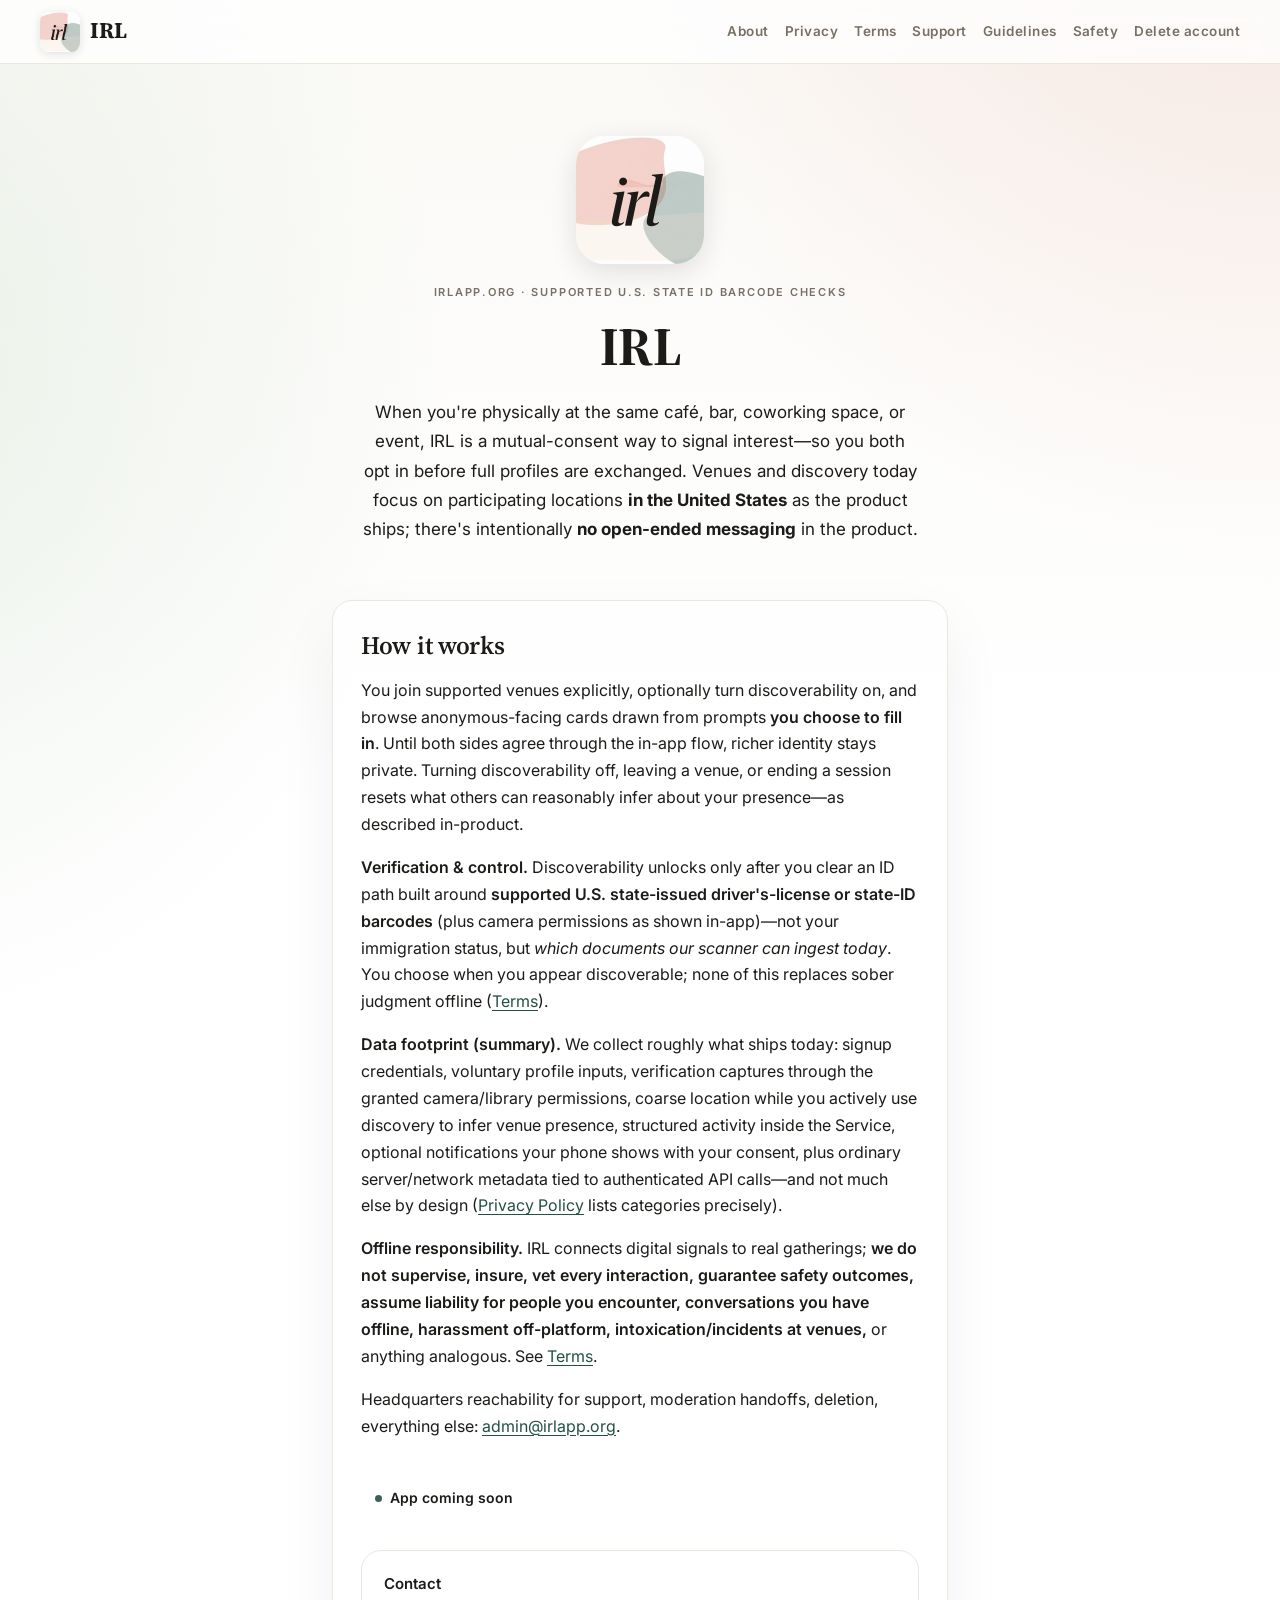
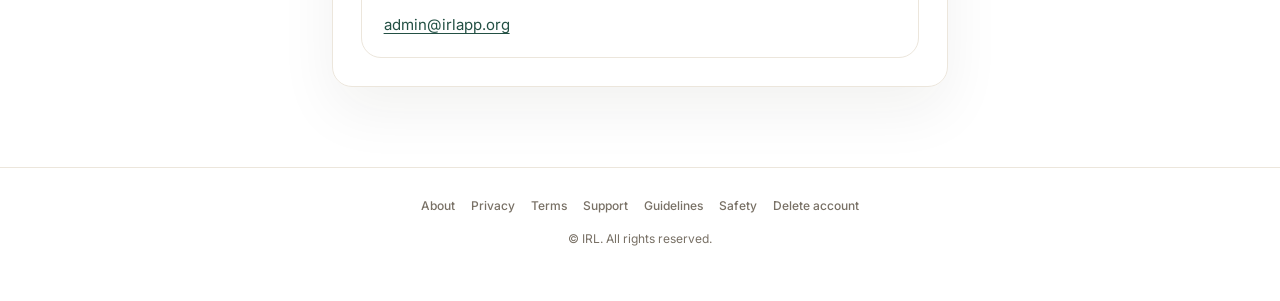
<file: index.html>
<!DOCTYPE html>
<html lang="en">
<head>
  <meta charset="utf-8" />
  <meta name="viewport" content="width=device-width, initial-scale=1" />
  <title>IRL — meet people at the place you&apos;re actually in</title>
  <meta name="description" content="IRL is mutual-consent, in-venue discovery. Verified with supported U.S. state ID barcodes—not open chat. Venues centered on participating U.S. locations as deployed." />
  <link rel="icon" type="image/png" href="app-icon.png" />
  <link rel="apple-touch-icon" href="app-icon.png" />
  <link rel="preconnect" href="https://fonts.googleapis.com" />
  <link rel="preconnect" href="https://fonts.gstatic.com" crossorigin />
  <link href="https://fonts.googleapis.com/css2?family=Inter:wght@400;500;600;700&family=Source+Serif+4:wght@500;600;700&display=swap" rel="stylesheet" />

  <link rel="stylesheet" href="assets/site.css" />
  <!-- Favicon matches Xcode: AppIcon.appiconset / ios-marketing AppIcon-1024.png copied to app-icon.png -->
</head>
<body>
  <header class="site-header">
    <a class="brand-link" href="./" aria-current="page">
      <img src="app-icon.png" alt="" width="40" height="40" decoding="async" />
      <span class="brand-name">IRL</span>
    </a>
    <nav class="nav-links" aria-label="Site">
      <a href="about/">About</a>
      <a href="privacy/">Privacy</a>
      <a href="terms/">Terms</a>
      <a href="support/">Support</a>
      <a href="guidelines/">Guidelines</a>
      <a href="safety/">Safety</a>
      <a href="delete-account/">Delete account</a>
    </nav>
  </header>

  <main>
    <div class="hero">
      <img class="logo-big" src="app-icon.png" alt="IRL app icon" width="128" height="128" decoding="async" />
      <p class="eyebrow">irlapp.org · Supported U.S. state ID barcode checks</p>
      <h1>IRL</h1>
      <p class="lede">
        When you&apos;re physically at the same café, bar, coworking space, or event, IRL is a mutual-consent way to signal interest—so you both opt in before full profiles are exchanged. Venues and discovery today focus on participating locations <strong>in the United States</strong> as the product ships; there&apos;s intentionally <strong>no open-ended messaging</strong> in the product.
      </p>
    </div>

    <article class="card prose">
      <h2 style="margin-top:0">How it works</h2>
      <p>
        You join supported venues explicitly, optionally turn discoverability on, and browse anonymous-facing cards drawn from prompts <strong>you choose to fill in</strong>. Until both sides agree through the in-app flow, richer identity stays private. Turning discoverability off, leaving a venue, or ending a session resets what others can reasonably infer about your presence—as described in-product.
      </p>
      <p>
        <strong>Verification &amp; control.</strong> Discoverability unlocks only after you clear an ID path built around <strong>supported U.S. state-issued driver&apos;s-license or state-ID barcodes</strong> (plus camera permissions as shown in-app)—not your immigration status, but <em>which documents our scanner can ingest today</em>. You choose when you appear discoverable; none of this replaces sober judgment offline (<a href="terms/">Terms</a>).
      </p>


      <p>
        <strong>Data footprint (summary).</strong> We collect roughly what ships today: signup credentials, voluntary profile inputs, verification captures through the granted camera/library permissions, coarse location while you actively use discovery to infer venue presence, structured activity inside the Service, optional notifications your phone shows with your consent, plus ordinary server/network metadata tied to authenticated API calls—and not much else by design (<a href="privacy/">Privacy Policy</a> lists categories precisely).

      </p>
      <p>
        <strong>Offline responsibility.</strong> IRL connects digital signals to real gatherings; <strong>we do not supervise, insure, vet every interaction, guarantee safety outcomes, assume liability for people you encounter, conversations you have offline, harassment off-platform, intoxication/incidents at venues,</strong> or anything analogous. See <a href="terms/">Terms</a>.

      </p>
      <p>
        Headquarters reachability for support, moderation handoffs, deletion, everything else: <a href="mailto:admin@irlapp.org">admin@irlapp.org</a>.

      </p>

      <div class="status-pill" role="status">App coming soon</div>

      <div class="contact-block" style="margin-top: 2rem">
        <p><strong>Contact</strong></p>
        <p><a href="mailto:admin@irlapp.org">admin@irlapp.org</a></p>
      </div>
    </article>
  </main>

  <footer class="footer-site">
    <nav aria-label="Footer">
      <a href="about/">About</a>
      <a href="privacy/">Privacy</a>
      <a href="terms/">Terms</a>
      <a href="support/">Support</a>
      <a href="guidelines/">Guidelines</a>
      <a href="safety/">Safety</a>
      <a href="delete-account/">Delete account</a>
    </nav>
    <p>&copy; IRL. All rights reserved.</p>
  </footer>
</body>
</html>
</file>
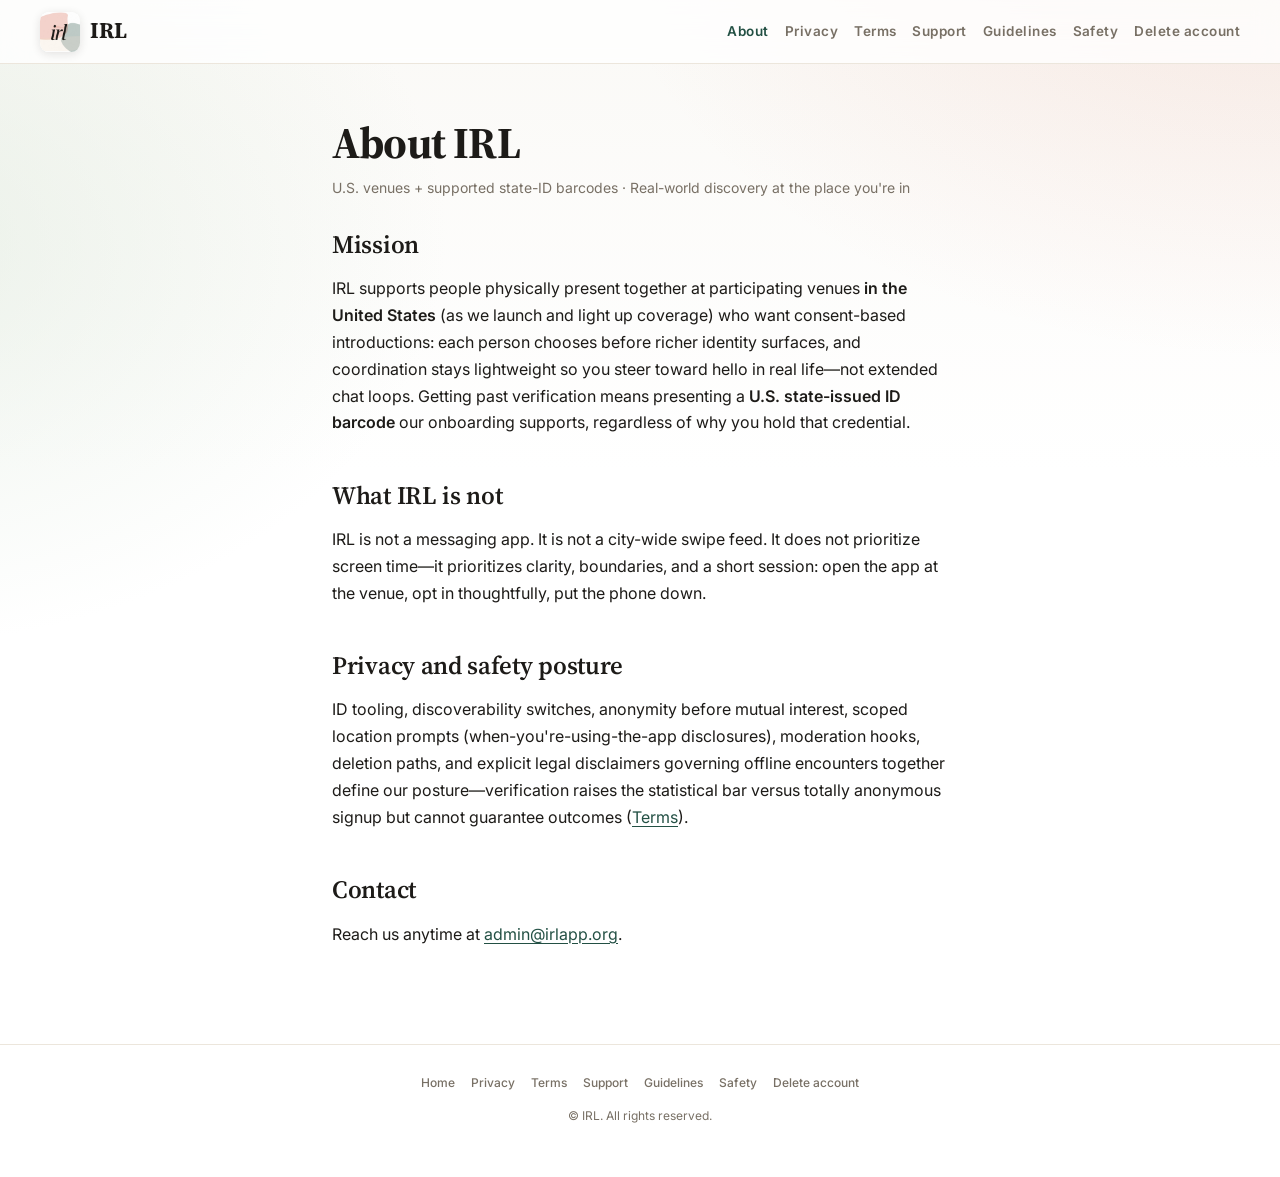
<file: about/index.html>
<!DOCTYPE html>
<html lang="en">
<head>
  <meta charset="utf-8" />
  <meta name="viewport" content="width=device-width, initial-scale=1" />
  <title>About — IRL</title>
  <meta name="description" content="IRL exists to make same-venue introductions feel safer and lower-pressure—with mutual consent and no in-app messaging." />
  <link rel="icon" type="image/png" href="../app-icon.png" />
  <link rel="stylesheet" href="../assets/site.css" />
  <link rel="preconnect" href="https://fonts.googleapis.com" />
  <link rel="preconnect" href="https://fonts.gstatic.com" crossorigin />
  <link href="https://fonts.googleapis.com/css2?family=Inter:wght@400;500;600;700&family=Source+Serif+4:wght@500;600;700&display=swap" rel="stylesheet" />

</head>
<body>
  <header class="site-header">
    <a class="brand-link" href="../">
      <img src="../app-icon.png" alt="" width="40" height="40" decoding="async" />
      <span class="brand-name">IRL</span>
    </a>
    <nav class="nav-links" aria-label="Site">
      <a href="../about/" aria-current="page">About</a>
      <a href="../privacy/">Privacy</a>
      <a href="../terms/">Terms</a>
      <a href="../support/">Support</a>
      <a href="../guidelines/">Guidelines</a>
      <a href="../safety/">Safety</a>
      <a href="../delete-account/">Delete account</a>
    </nav>
  </header>

  <main class="prose">
    <h1 class="page-title">About IRL</h1>
    <p class="last-updated">U.S. venues + supported state-ID barcodes · Real-world discovery at the place you&apos;re in</p>

    <h2>Mission</h2>
    <p>
      IRL supports people physically present together at participating venues <strong>in the United States</strong> (as we launch and light up coverage) who want consent-based introductions: each person chooses before richer identity surfaces, and coordination stays lightweight so you steer toward hello in real life—not extended chat loops. Getting past verification means presenting a <strong>U.S. state-issued ID barcode</strong> our onboarding supports, regardless of why you hold that credential.
    </p>

    <h2>What IRL is not</h2>
    <p>
      IRL is not a messaging app. It is not a city-wide swipe feed. It does not prioritize screen time—it prioritizes clarity, boundaries, and a short session: open the app at the venue, opt in thoughtfully, put the phone down.
    </p>

    <h2>Privacy and safety posture</h2>
    <p>
      ID tooling, discoverability switches, anonymity before mutual interest, scoped location prompts (when-you&apos;re-using-the-app disclosures), moderation hooks, deletion paths, and explicit legal disclaimers governing offline encounters together define our posture—verification raises the statistical bar versus totally anonymous signup but cannot guarantee outcomes (<a href="../terms/">Terms</a>).
    </p>
    <h2>Contact</h2>
    <p>
      Reach us anytime at <a href="mailto:admin@irlapp.org">admin@irlapp.org</a>.
    </p>
  </main>

  <footer class="footer-site">
    <nav aria-label="Footer">
      <a href="../">Home</a>
      <a href="../privacy/">Privacy</a>
      <a href="../terms/">Terms</a>
      <a href="../support/">Support</a>
      <a href="../guidelines/">Guidelines</a>
      <a href="../safety/">Safety</a>
      <a href="../delete-account/">Delete account</a>
    </nav>
    <p>&copy; IRL. All rights reserved.</p>
  </footer>
</body>
</html>
</file>
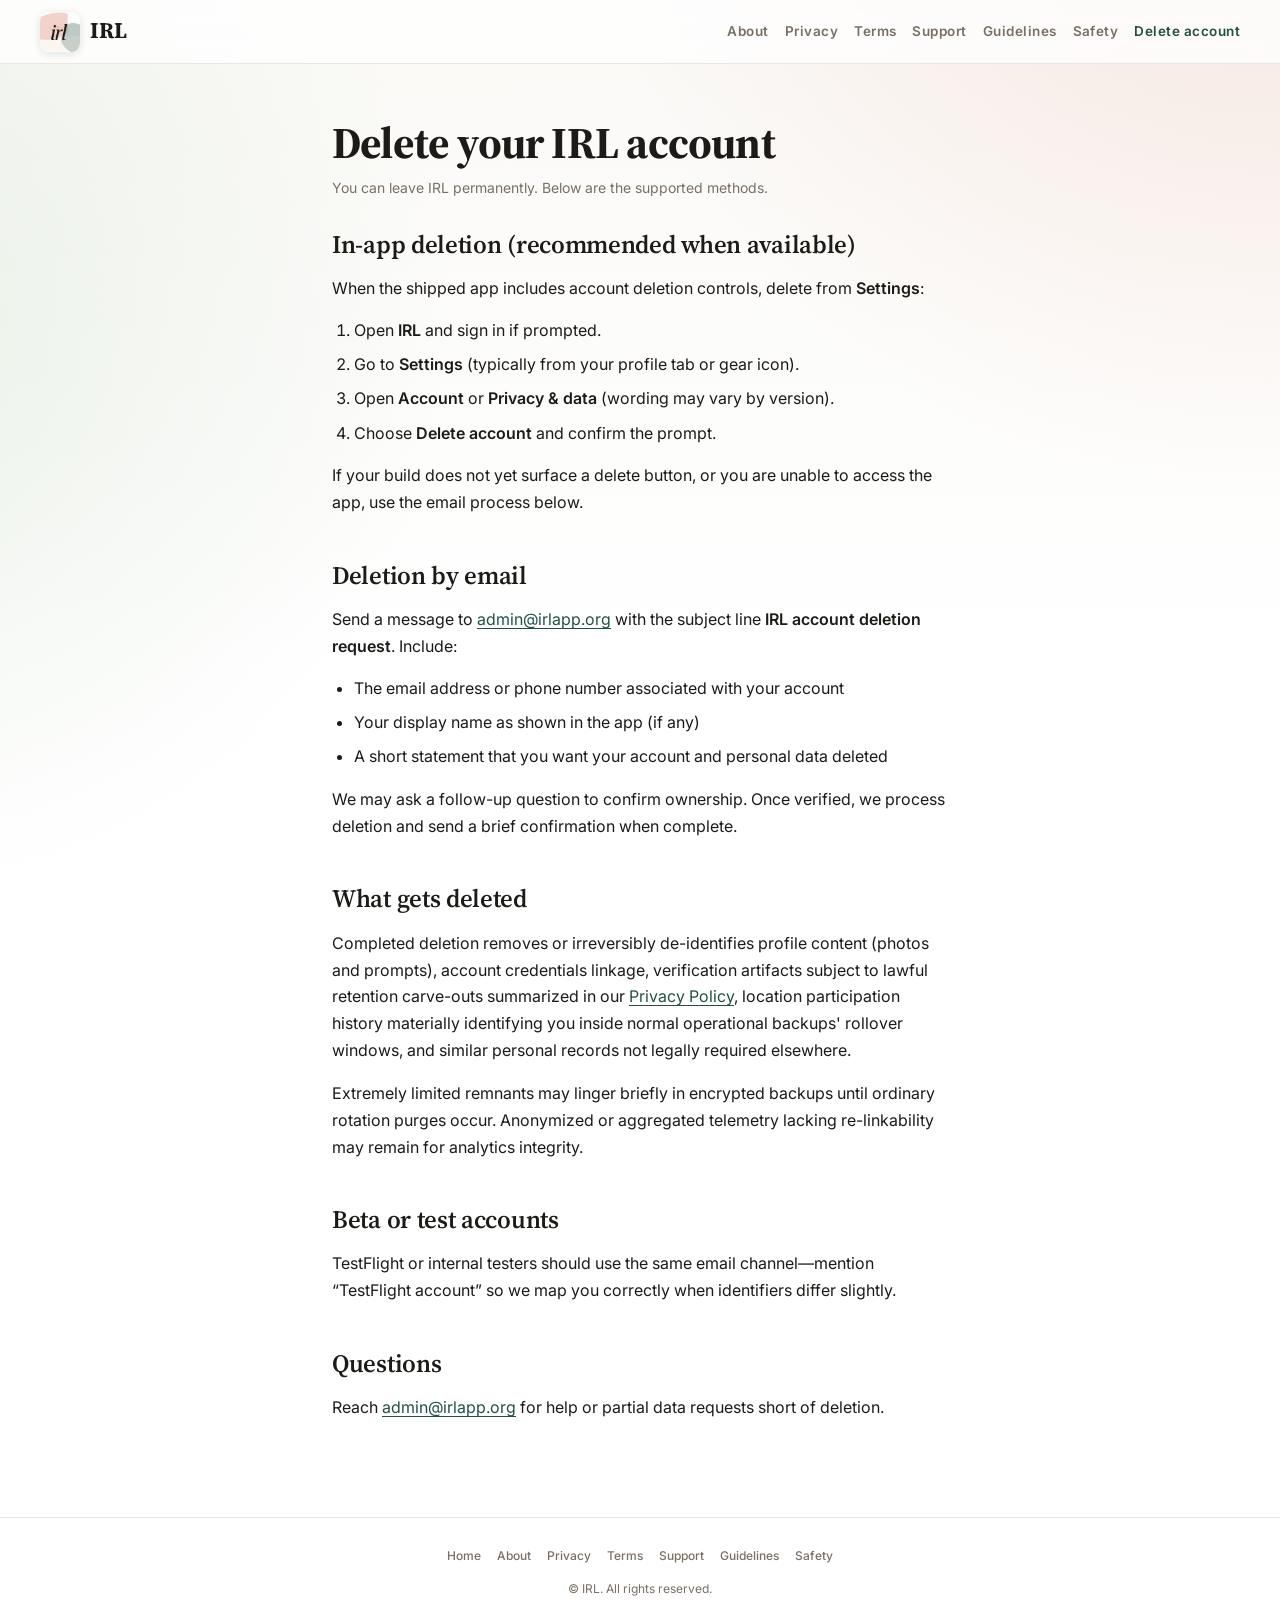
<file: delete-account/index.html>
<!DOCTYPE html>
<html lang="en">
<head>
  <meta charset="utf-8" />
  <meta name="viewport" content="width=device-width, initial-scale=1" />
  <title>Delete your account — IRL</title>
  <meta name="description" content="How to delete your IRL account and associated personal data—or request deletion by email." />
  <link rel="icon" type="image/png" href="../app-icon.png" />
  <link rel="stylesheet" href="../assets/site.css" />
  <link rel="preconnect" href="https://fonts.googleapis.com" />
  <link rel="preconnect" href="https://fonts.gstatic.com" crossorigin />
  <link href="https://fonts.googleapis.com/css2?family=Inter:wght@400;500;600;700&family=Source+Serif+4:wght@500;600;700&display=swap" rel="stylesheet" />

</head>
<body>
  <header class="site-header">
    <a class="brand-link" href="../">
      <img src="../app-icon.png" alt="" width="40" height="40" decoding="async" />
      <span class="brand-name">IRL</span>
    </a>
    <nav class="nav-links" aria-label="Site">
      <a href="../about/">About</a>
      <a href="../privacy/">Privacy</a>
      <a href="../terms/">Terms</a>
      <a href="../support/">Support</a>
      <a href="../guidelines/">Guidelines</a>
      <a href="../safety/">Safety</a>
      <a href="../delete-account/" aria-current="page">Delete account</a>
    </nav>
  </header>

  <main class="prose">
    <h1 class="page-title">Delete your IRL account</h1>
    <p class="last-updated">You can leave IRL permanently. Below are the supported methods.</p>

    <h2>In-app deletion (recommended when available)</h2>
    <p>
      When the shipped app includes account deletion controls, delete from <strong>Settings</strong>:
    </p>
    <ol>
      <li>Open <strong>IRL</strong> and sign in if prompted.</li>
      <li>Go to <strong>Settings</strong> (typically from your profile tab or gear icon).</li>
      <li>Open <strong>Account</strong> or <strong>Privacy &amp; data</strong> (wording may vary by version).</li>
      <li>Choose <strong>Delete account</strong> and confirm the prompt.</li>
    </ol>
    <p>
      If your build does not yet surface a delete button, or you are unable to access the app, use the email process below.
    </p>

    <h2>Deletion by email</h2>
    <p>
      Send a message to <a href="mailto:admin@irlapp.org?subject=IRL%20account%20deletion%20request">admin@irlapp.org</a> with the subject line <strong>IRL account deletion request</strong>. Include:
    </p>
    <ul>
      <li>The email address or phone number associated with your account</li>
      <li>Your display name as shown in the app (if any)</li>
      <li>A short statement that you want your account and personal data deleted</li>
    </ul>
    <p>
      We may ask a follow-up question to confirm ownership. Once verified, we process deletion and send a brief confirmation when complete.
    </p>

    <h2>What gets deleted</h2>
    <p>
      Completed deletion removes or irreversibly de-identifies profile content (photos and prompts), account credentials linkage, verification artifacts subject to lawful retention carve-outs summarized in our <a href="../privacy/">Privacy Policy</a>, location participation history materially identifying you inside normal operational backups&apos; rollover windows, and similar personal records not legally required elsewhere.
    </p>
    <p>
      Extremely limited remnants may linger briefly in encrypted backups until ordinary rotation purges occur. Anonymized or aggregated telemetry lacking re-linkability may remain for analytics integrity.
    </p>

    <h2>Beta or test accounts</h2>
    <p>
      TestFlight or internal testers should use the same email channel—mention &ldquo;TestFlight account&rdquo; so we map you correctly when identifiers differ slightly.
    </p>

    <h2>Questions</h2>
    <p>
      Reach <a href="mailto:admin@irlapp.org">admin@irlapp.org</a> for help or partial data requests short of deletion.
    </p>
  </main>

  <footer class="footer-site">
    <nav aria-label="Footer">
      <a href="../">Home</a>
      <a href="../about/">About</a>
      <a href="../privacy/">Privacy</a>
      <a href="../terms/">Terms</a>
      <a href="../support/">Support</a>
      <a href="../guidelines/">Guidelines</a>
      <a href="../safety/">Safety</a>
    </nav>
    <p>&copy; IRL. All rights reserved.</p>
  </footer>
</body>
</html>
</file>
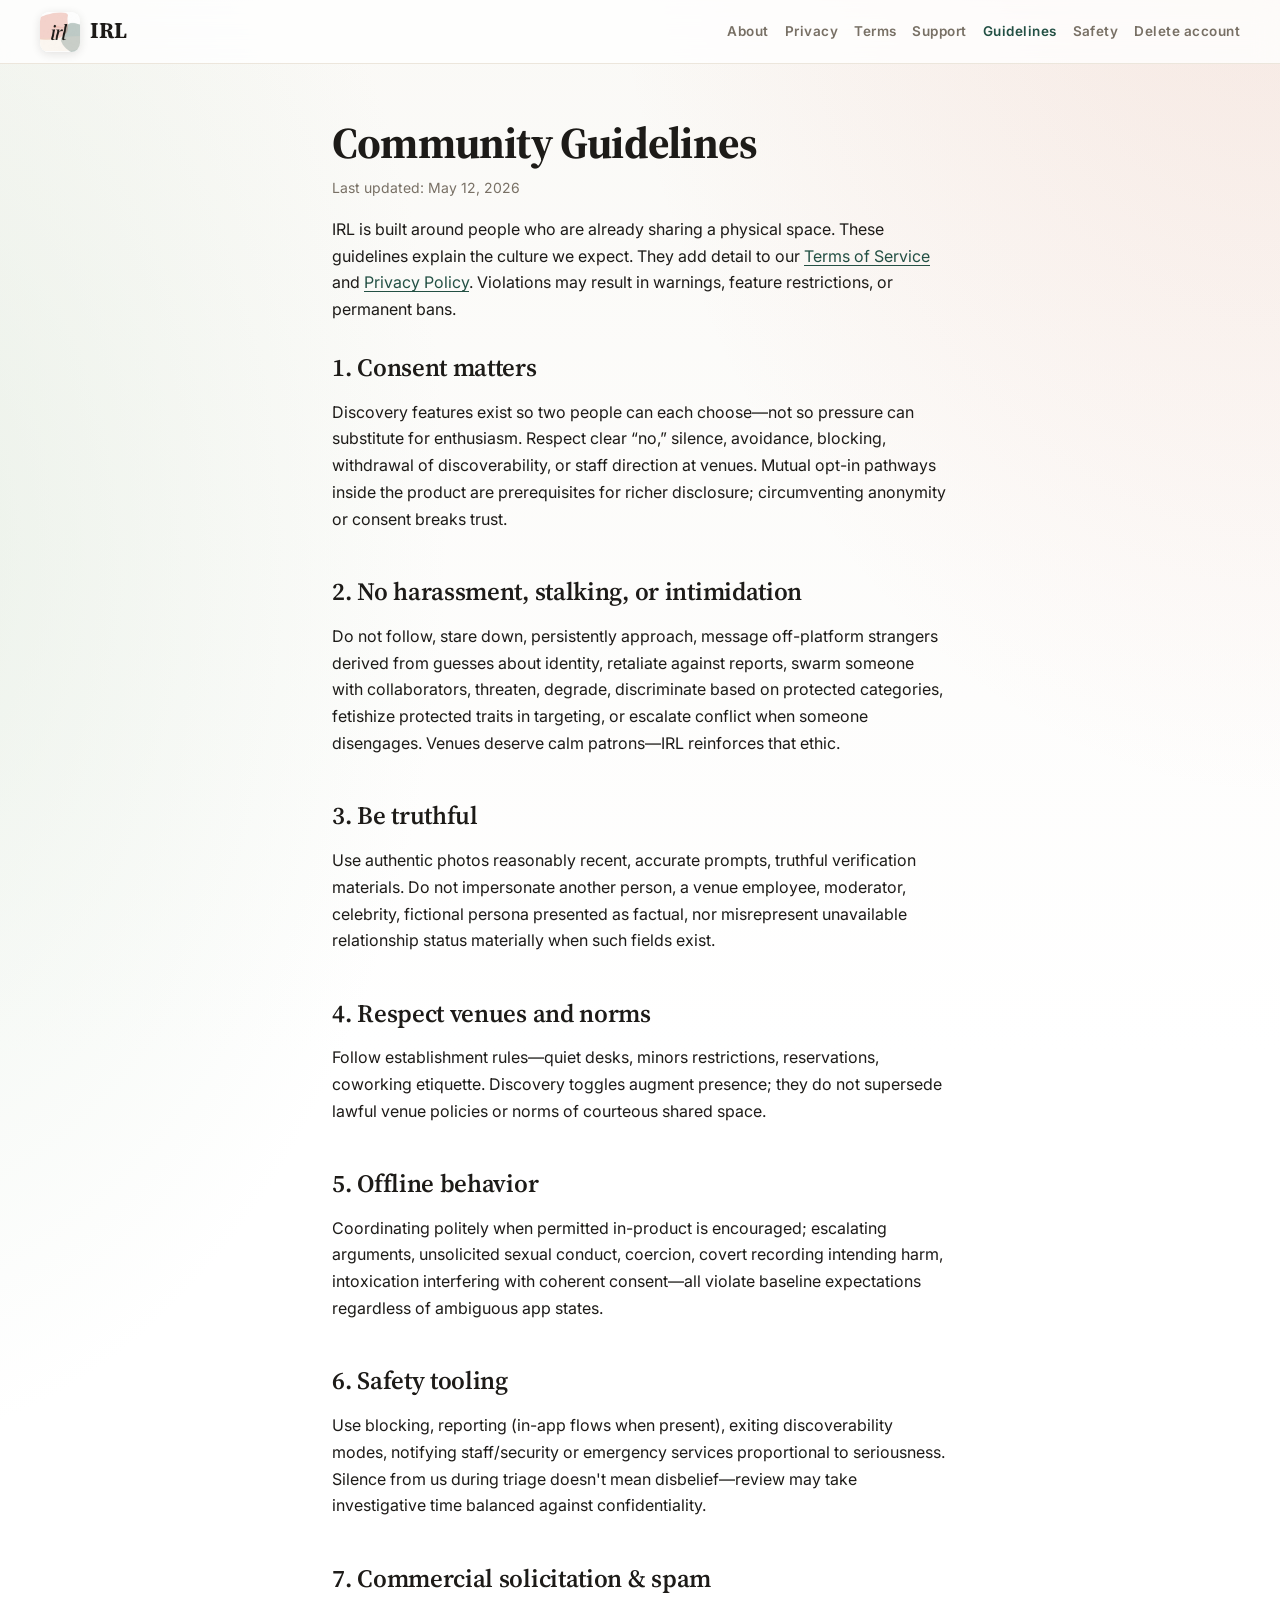
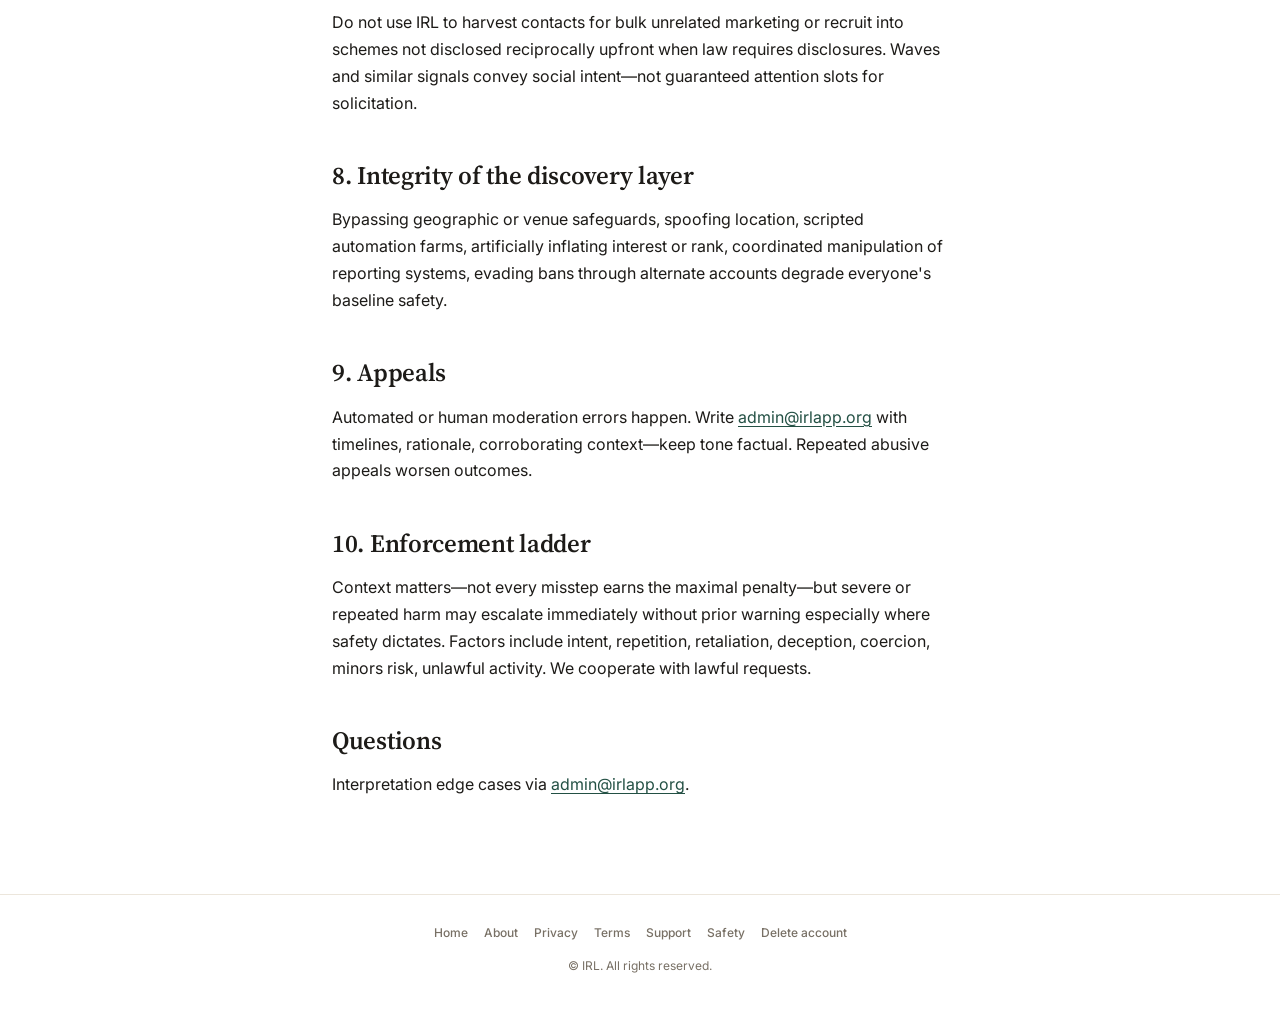
<file: guidelines/index.html>
<!DOCTYPE html>
<html lang="en">
<head>
  <meta charset="utf-8" />
  <meta name="viewport" content="width=device-width, initial-scale=1" />
  <title>Community Guidelines — IRL</title>
  <meta name="description" content="Community standards for IRL: respect, consent, safety in real venues, and consequences for harassment or misuse." />
  <link rel="icon" type="image/png" href="../app-icon.png" />
  <link rel="stylesheet" href="../assets/site.css" />
  <link rel="preconnect" href="https://fonts.googleapis.com" />
  <link rel="preconnect" href="https://fonts.gstatic.com" crossorigin />
  <link href="https://fonts.googleapis.com/css2?family=Inter:wght@400;500;600;700&family=Source+Serif+4:wght@500;600;700&display=swap" rel="stylesheet" />

</head>
<body>
  <header class="site-header">
    <a class="brand-link" href="../">
      <img src="../app-icon.png" alt="" width="40" height="40" decoding="async" />
      <span class="brand-name">IRL</span>
    </a>
    <nav class="nav-links" aria-label="Site">
      <a href="../about/">About</a>
      <a href="../privacy/">Privacy</a>
      <a href="../terms/">Terms</a>
      <a href="../support/">Support</a>
      <a href="../guidelines/" aria-current="page">Guidelines</a>
      <a href="../safety/">Safety</a>
      <a href="../delete-account/">Delete account</a>
    </nav>
  </header>

  <main class="prose">
    <h1 class="page-title">Community Guidelines</h1>
    <p class="last-updated">Last updated: May 12, 2026</p>

    <p>
      IRL is built around people who are already sharing a physical space. These guidelines explain the culture we expect. They add detail to our <a href="../terms/">Terms of Service</a> and <a href="../privacy/">Privacy Policy</a>. Violations may result in warnings, feature restrictions, or permanent bans.
    </p>

    <h2>1. Consent matters</h2>
    <p>
      Discovery features exist so two people can each choose—not so pressure can substitute for enthusiasm. Respect clear &ldquo;no,&rdquo; silence, avoidance, blocking, withdrawal of discoverability, or staff direction at venues. Mutual opt-in pathways inside the product are prerequisites for richer disclosure; circumventing anonymity or consent breaks trust.
    </p>

    <h2>2. No harassment, stalking, or intimidation</h2>
    <p>
      Do not follow, stare down, persistently approach, message off-platform strangers derived from guesses about identity, retaliate against reports, swarm someone with collaborators, threaten, degrade, discriminate based on protected categories, fetishize protected traits in targeting, or escalate conflict when someone disengages. Venues deserve calm patrons—IRL reinforces that ethic.
    </p>

    <h2>3. Be truthful</h2>
    <p>
      Use authentic photos reasonably recent, accurate prompts, truthful verification materials. Do not impersonate another person, a venue employee, moderator, celebrity, fictional persona presented as factual, nor misrepresent unavailable relationship status materially when such fields exist.
    </p>

    <h2>4. Respect venues and norms</h2>
    <p>
      Follow establishment rules—quiet desks, minors restrictions, reservations, coworking etiquette. Discovery toggles augment presence; they do not supersede lawful venue policies or norms of courteous shared space.
    </p>

    <h2>5. Offline behavior</h2>
    <p>
      Coordinating politely when permitted in-product is encouraged; escalating arguments, unsolicited sexual conduct, coercion, covert recording intending harm, intoxication interfering with coherent consent—all violate baseline expectations regardless of ambiguous app states.
    </p>

    <h2>6. Safety tooling</h2>
    <p>
      Use blocking, reporting (in-app flows when present), exiting discoverability modes, notifying staff/security or emergency services proportional to seriousness. Silence from us during triage doesn&apos;t mean disbelief—review may take investigative time balanced against confidentiality.
    </p>

    <h2>7. Commercial solicitation &amp; spam</h2>
    <p>
      Do not use IRL to harvest contacts for bulk unrelated marketing or recruit into schemes not disclosed reciprocally upfront when law requires disclosures. Waves and similar signals convey social intent—not guaranteed attention slots for solicitation.
    </p>

    <h2>8. Integrity of the discovery layer</h2>
    <p>
      Bypassing geographic or venue safeguards, spoofing location, scripted automation farms, artificially inflating interest or rank, coordinated manipulation of reporting systems, evading bans through alternate accounts degrade everyone&apos;s baseline safety.
    </p>

    <h2>9. Appeals</h2>
    <p>
      Automated or human moderation errors happen. Write <a href="mailto:admin@irlapp.org">admin@irlapp.org</a> with timelines, rationale, corroborating context—keep tone factual. Repeated abusive appeals worsen outcomes.
    </p>

    <h2>10. Enforcement ladder</h2>
    <p>
      Context matters—not every misstep earns the maximal penalty—but severe or repeated harm may escalate immediately without prior warning especially where safety dictates. Factors include intent, repetition, retaliation, deception, coercion, minors risk, unlawful activity. We cooperate with lawful requests.
    </p>

    <h2>Questions</h2>
    <p>
      Interpretation edge cases via <a href="mailto:admin@irlapp.org">admin@irlapp.org</a>.
    </p>
  </main>

  <footer class="footer-site">
    <nav aria-label="Footer">
      <a href="../">Home</a>
      <a href="../about/">About</a>
      <a href="../privacy/">Privacy</a>
      <a href="../terms/">Terms</a>
      <a href="../support/">Support</a>
      <a href="../safety/">Safety</a>
      <a href="../delete-account/">Delete account</a>
    </nav>
    <p>&copy; IRL. All rights reserved.</p>
  </footer>
</body>
</html>
</file>
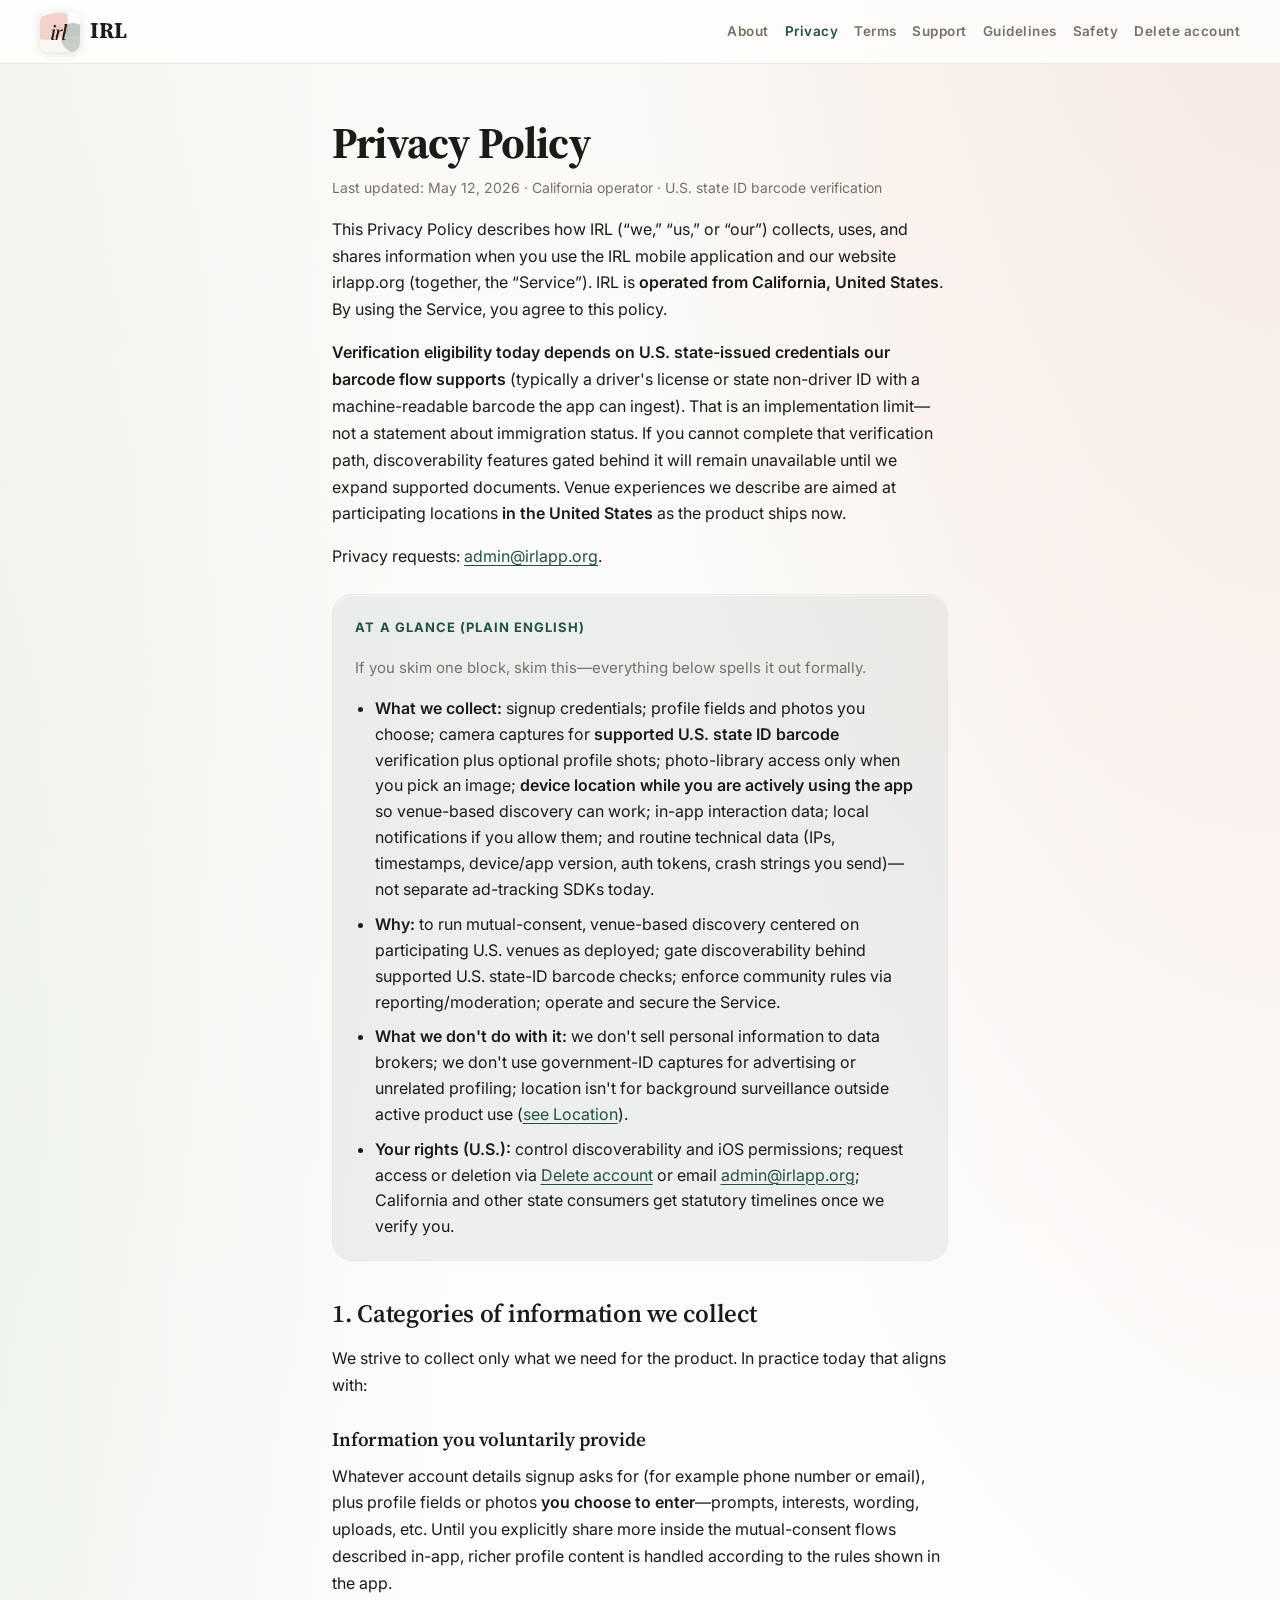
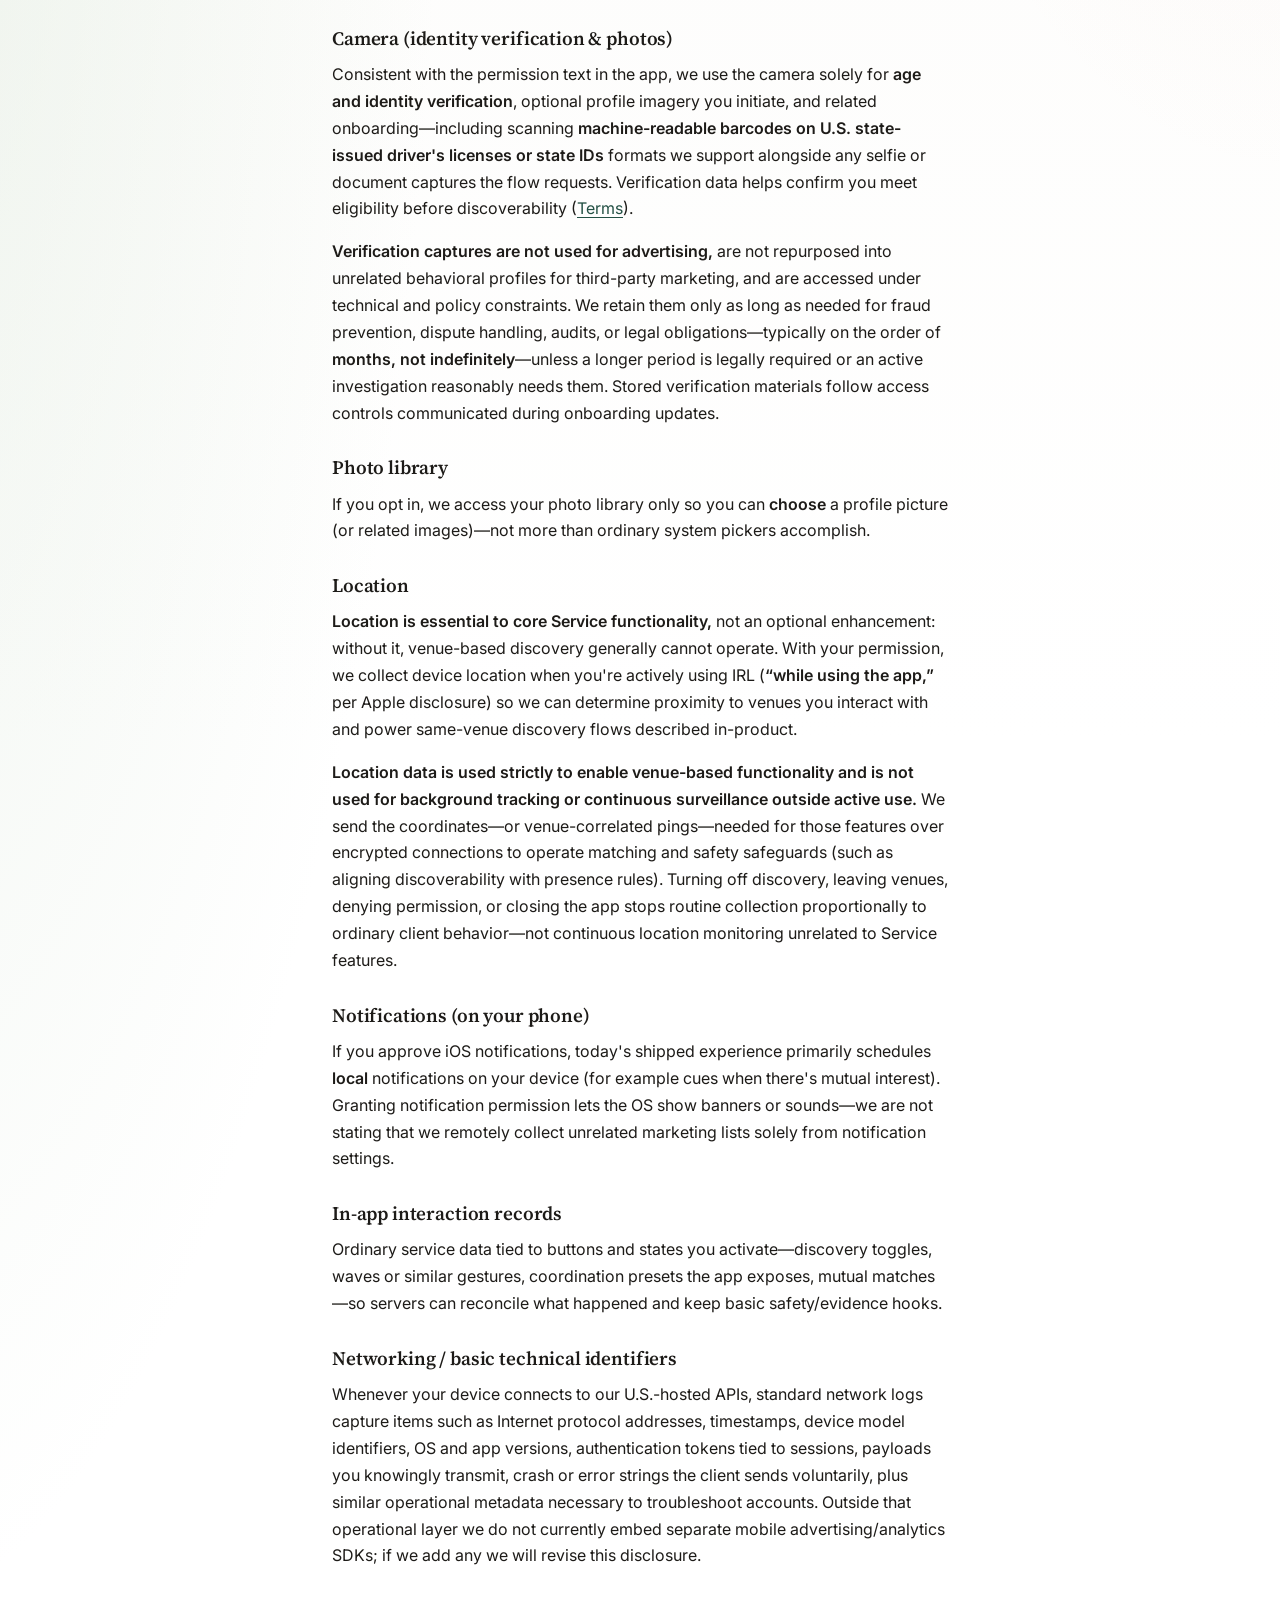
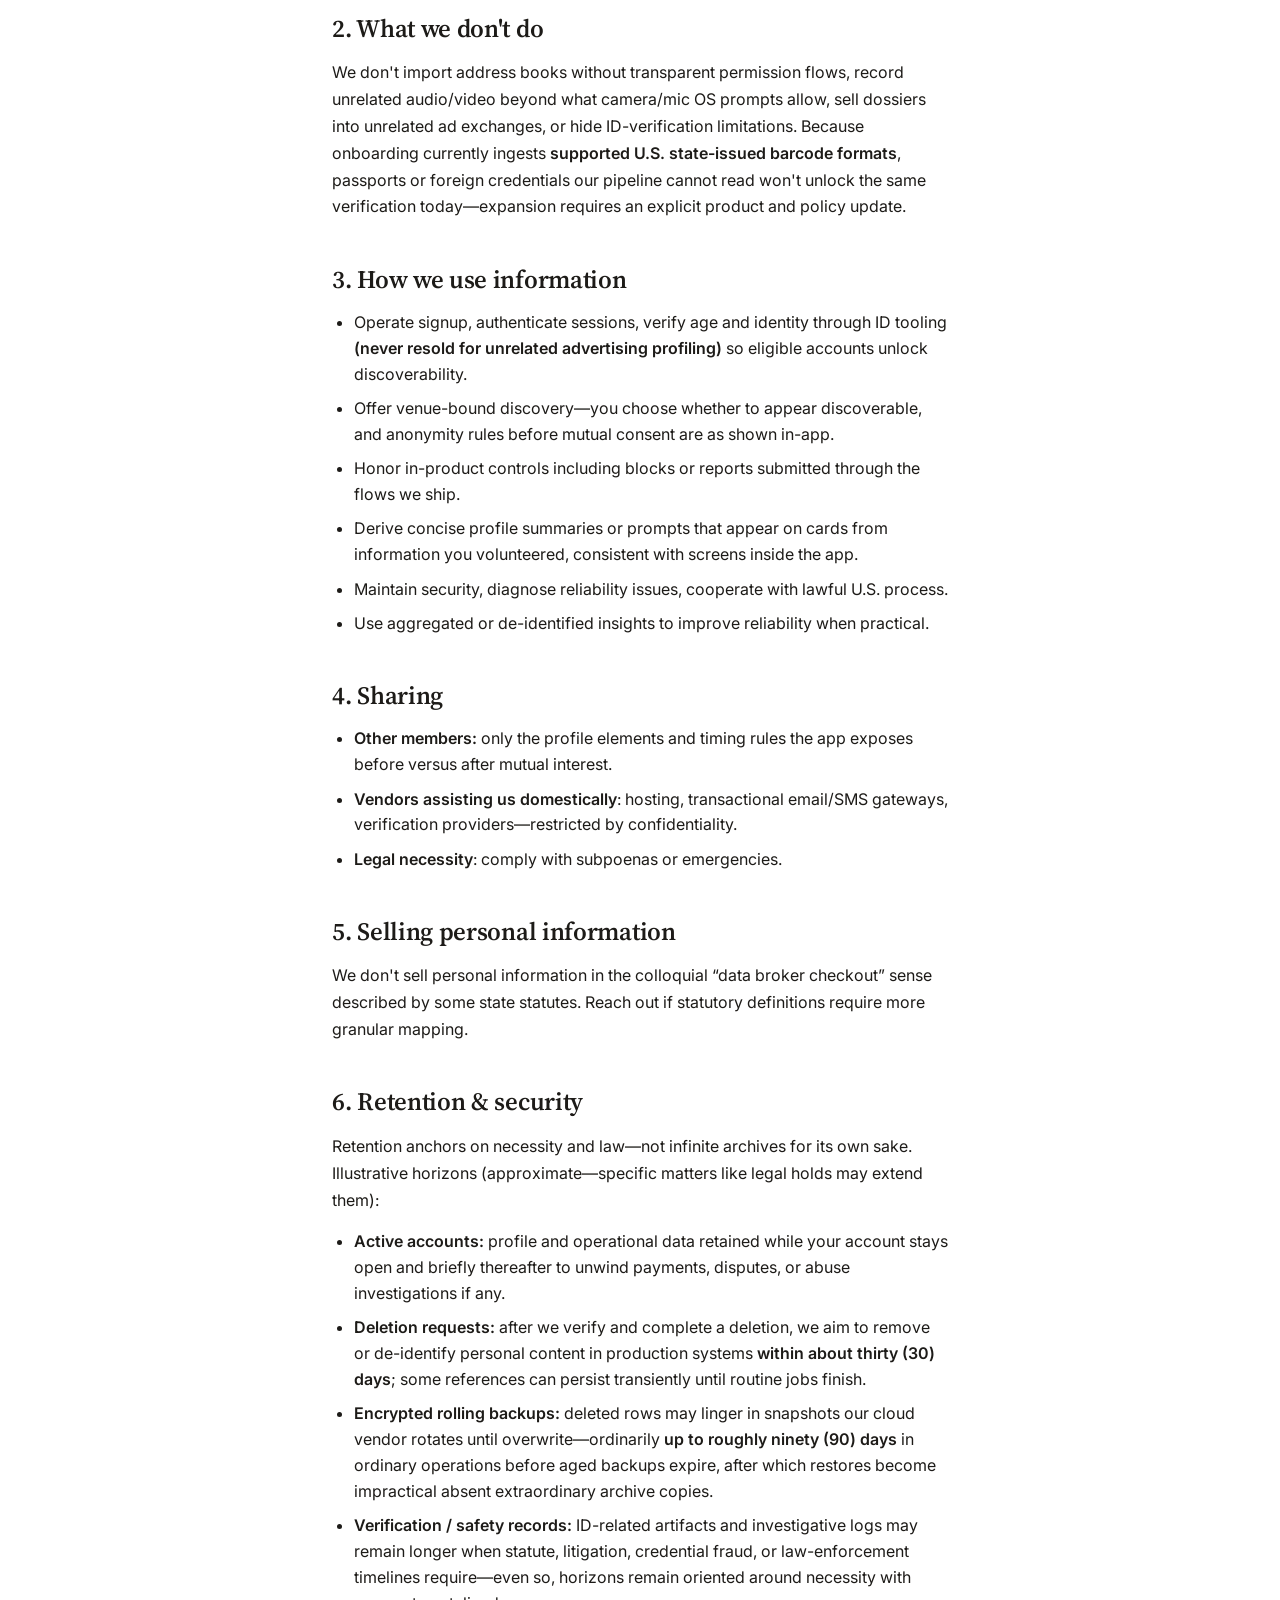
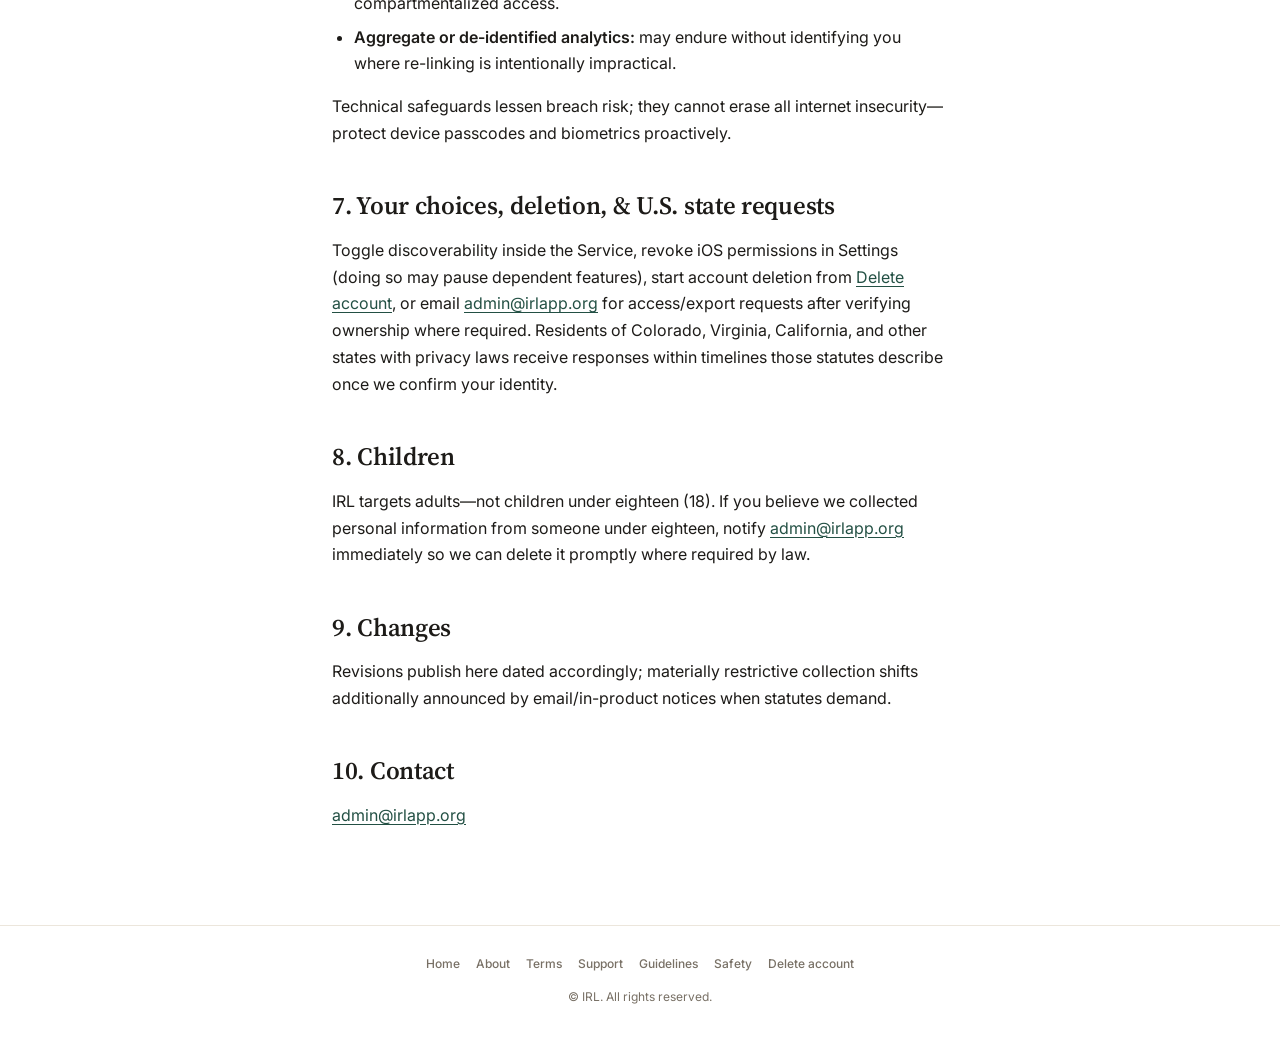
<file: privacy/index.html>
<!DOCTYPE html>
<html lang="en">
<head>
  <meta charset="utf-8" />
  <meta name="viewport" content="width=device-width, initial-scale=1" />
  <title>Privacy Policy — IRL</title>
  <meta name="description" content="IRL Privacy Policy—U.S. state ID barcode verification, venue location while active, notifications, voluntary profile data, California operator." />
  <link rel="icon" type="image/png" href="../app-icon.png" />
  <link rel="stylesheet" href="../assets/site.css" />
  <link rel="preconnect" href="https://fonts.googleapis.com" />
  <link rel="preconnect" href="https://fonts.gstatic.com" crossorigin />
  <link href="https://fonts.googleapis.com/css2?family=Inter:wght@400;500;600;700&family=Source+Serif+4:wght@500;600;700&display=swap" rel="stylesheet" />

</head>
<body>
  <header class="site-header">
    <a class="brand-link" href="../">
      <img src="../app-icon.png" alt="" width="40" height="40" decoding="async" />
      <span class="brand-name">IRL</span>
    </a>
    <nav class="nav-links" aria-label="Site">
      <a href="../about/">About</a>
      <a href="../privacy/" aria-current="page">Privacy</a>
      <a href="../terms/">Terms</a>
      <a href="../support/">Support</a>
      <a href="../guidelines/">Guidelines</a>
      <a href="../safety/">Safety</a>
      <a href="../delete-account/">Delete account</a>
    </nav>
  </header>

  <main class="prose">
    <h1 class="page-title">Privacy Policy</h1>
    <p class="last-updated">Last updated: May 12, 2026 · California operator · U.S. state ID barcode verification</p>

    <p>
      This Privacy Policy describes how IRL (&ldquo;we,&rdquo; &ldquo;us,&rdquo; or &ldquo;our&rdquo;) collects, uses, and shares information when you use the IRL mobile application and our website irlapp.org (together, the &ldquo;Service&rdquo;). IRL is <strong>operated from California, United States</strong>. By using the Service, you agree to this policy.
    </p>
    <p>
      <strong>Verification eligibility today depends on U.S. state-issued credentials our barcode flow supports</strong> (typically a driver&apos;s license or state non-driver ID with a machine-readable barcode the app can ingest). That is an implementation limit—not a statement about immigration status. If you cannot complete that verification path, discoverability features gated behind it will remain unavailable until we expand supported documents. Venue experiences we describe are aimed at participating locations <strong>in the United States</strong> as the product ships now.
    </p>
    <p>
      Privacy requests: <a href="mailto:admin@irlapp.org">admin@irlapp.org</a>.
    </p>

    <aside class="plain-summary" aria-label="Short summary of this Privacy Policy">
      <p class="plain-summary-title">At a glance (plain English)</p>
      <p class="plain-summary-lede">If you skim one block, skim this—everything below spells it out formally.</p>
      <ul>
        <li><strong>What we collect:</strong> signup credentials; profile fields and photos you choose; camera captures for <strong>supported U.S. state ID barcode</strong> verification plus optional profile shots; photo-library access only when you pick an image; <strong>device location while you are actively using the app</strong> so venue-based discovery can work; in-app interaction data; local notifications if you allow them; and routine technical data (IPs, timestamps, device/app version, auth tokens, crash strings you send)—not separate ad-tracking SDKs today.</li>
        <li><strong>Why:</strong> to run mutual-consent, venue-based discovery centered on participating U.S. venues as deployed; gate discoverability behind supported U.S. state-ID barcode checks; enforce community rules via reporting/moderation; operate and secure the Service.</li>
        <li><strong>What we don&apos;t do with it:</strong> we don&apos;t sell personal information to data brokers; we don&apos;t use government-ID captures for advertising or unrelated profiling; location isn&apos;t for background surveillance outside active product use (<a href="#location-essential">see Location</a>).</li>
        <li><strong>Your rights (U.S.):</strong> control discoverability and iOS permissions; request access or deletion via <a href="../delete-account/">Delete account</a> or email <a href="mailto:admin@irlapp.org">admin@irlapp.org</a>; California and other state consumers get statutory timelines once we verify you.</li>
      </ul>
    </aside>

    <h2>1. Categories of information we collect</h2>
    <p>We strive to collect only what we need for the product. In practice today that aligns with:</p>

    <h3>Information you voluntarily provide</h3>
    <p>
      Whatever account details signup asks for (for example phone number or email), plus profile fields or photos <strong>you choose to enter</strong>—prompts, interests, wording, uploads, etc. Until you explicitly share more inside the mutual-consent flows described in-app, richer profile content is handled according to the rules shown in the app.
    </p>

    <h3>Camera (identity verification &amp; photos)</h3>
    <p>
      Consistent with the permission text in the app, we use the camera solely for <strong>age and identity verification</strong>, optional profile imagery you initiate, and related onboarding—including scanning <strong>machine-readable barcodes on U.S. state-issued driver&apos;s licenses or state IDs</strong> formats we support alongside any selfie or document captures the flow requests. Verification data helps confirm you meet eligibility before discoverability (<a href="../terms/">Terms</a>).
    </p>
    <p>
      <strong>Verification captures are not used for advertising,</strong> are not repurposed into unrelated behavioral profiles for third-party marketing, and are accessed under technical and policy constraints. We retain them only as long as needed for fraud prevention, dispute handling, audits, or legal obligations—typically on the order of <strong>months, not indefinitely</strong>—unless a longer period is legally required or an active investigation reasonably needs them. Stored verification materials follow access controls communicated during onboarding updates.
    </p>

    <h3>Photo library</h3>
    <p>
      If you opt in, we access your photo library only so you can <strong>choose</strong> a profile picture (or related images)—not more than ordinary system pickers accomplish.
    </p>

    <h3 id="location-essential">Location</h3>
    <p>
      <strong>Location is essential to core Service functionality,</strong> not an optional enhancement: without it, venue-based discovery generally cannot operate. With your permission, we collect device location when you&apos;re actively using IRL (<strong>&ldquo;while using the app,&rdquo;</strong> per Apple disclosure) so we can determine proximity to venues you interact with and power same-venue discovery flows described in-product.
    </p>
    <p>
      <strong>Location data is used strictly to enable venue-based functionality and is not used for background tracking or continuous surveillance outside active use.</strong> We send the coordinates—or venue-correlated pings—needed for those features over encrypted connections to operate matching and safety safeguards (such as aligning discoverability with presence rules). Turning off discovery, leaving venues, denying permission, or closing the app stops routine collection proportionally to ordinary client behavior—not continuous location monitoring unrelated to Service features.
    </p>

    <h3>Notifications (on your phone)</h3>
    <p>
      If you approve iOS notifications, today&apos;s shipped experience primarily schedules <strong>local</strong> notifications on your device (for example cues when there&apos;s mutual interest). Granting notification permission lets the OS show banners or sounds—we are not stating that we remotely collect unrelated marketing lists solely from notification settings.
    </p>

    <h3>In-app interaction records</h3>
    <p>
      Ordinary service data tied to buttons and states you activate—discovery toggles, waves or similar gestures, coordination presets the app exposes, mutual matches—so servers can reconcile what happened and keep basic safety/evidence hooks.
    </p>

    <h3>Networking / basic technical identifiers</h3>
    <p>
      Whenever your device connects to our U.S.-hosted APIs, standard network logs capture items such as Internet protocol addresses, timestamps, device model identifiers, OS and app versions, authentication tokens tied to sessions, payloads you knowingly transmit, crash or error strings the client sends voluntarily, plus similar operational metadata necessary to troubleshoot accounts. Outside that operational layer we do not currently embed separate mobile advertising/analytics SDKs; if we add any we will revise this disclosure.

    </p>
    <h2>2. What we don&apos;t do</h2>
    <p>
      We don&apos;t import address books without transparent permission flows, record unrelated audio/video beyond what camera/mic OS prompts allow, sell dossiers into unrelated ad exchanges, or hide ID-verification limitations. Because onboarding currently ingests <strong>supported U.S. state-issued barcode formats</strong>, passports or foreign credentials our pipeline cannot read won&apos;t unlock the same verification today—expansion requires an explicit product and policy update.

    </p>

    <h2>3. How we use information</h2>
    <ul>
      <li>Operate signup, authenticate sessions, verify age and identity through ID tooling <strong>(never resold for unrelated advertising profiling)</strong> so eligible accounts unlock discoverability.</li>
      <li>Offer venue-bound discovery—you choose whether to appear discoverable, and anonymity rules before mutual consent are as shown in-app.</li>
      <li>Honor in-product controls including blocks or reports submitted through the flows we ship.</li>
      <li>Derive concise profile summaries or prompts that appear on cards from information you volunteered, consistent with screens inside the app.</li>
      <li>Maintain security, diagnose reliability issues, cooperate with lawful U.S. process.</li>
      <li>Use aggregated or de-identified insights to improve reliability when practical.</li>
    </ul>

    <h2>4. Sharing</h2>
    <ul>
      <li><strong>Other members:</strong> only the profile elements and timing rules the app exposes before versus after mutual interest.</li>
      <li><strong>Vendors assisting us domestically</strong>: hosting, transactional email/SMS gateways, verification providers—restricted by confidentiality.</li>
      <li><strong>Legal necessity</strong>: comply with subpoenas or emergencies.</li>
    </ul>

    <h2>5. Selling personal information</h2>
    <p>
      We don&apos;t sell personal information in the colloquial &ldquo;data broker checkout&rdquo; sense described by some state statutes. Reach out if statutory definitions require more granular mapping.
    </p>

    <h2>6. Retention &amp; security</h2>
    <p>
      Retention anchors on necessity and law—not infinite archives for its own sake. Illustrative horizons (approximate—specific matters like legal holds may extend them):
    </p>
    <ul>
      <li><strong>Active accounts:</strong> profile and operational data retained while your account stays open and briefly thereafter to unwind payments, disputes, or abuse investigations if any.</li>
      <li><strong>Deletion requests:</strong> after we verify and complete a deletion, we aim to remove or de-identify personal content in production systems <strong>within about thirty (30) days</strong>; some references can persist transiently until routine jobs finish.</li>
      <li><strong>Encrypted rolling backups:</strong> deleted rows may linger in snapshots our cloud vendor rotates until overwrite—ordinarily <strong>up to roughly ninety (90) days</strong> in ordinary operations before aged backups expire, after which restores become impractical absent extraordinary archive copies.</li>
      <li><strong>Verification / safety records:</strong> ID-related artifacts and investigative logs may remain longer when statute, litigation, credential fraud, or law-enforcement timelines require—even so, horizons remain oriented around necessity with compartmentalized access.</li>
      <li><strong>Aggregate or de-identified analytics:</strong> may endure without identifying you where re-linking is intentionally impractical.</li>
    </ul>
    <p>
      Technical safeguards lessen breach risk; they cannot erase all internet insecurity—protect device passcodes and biometrics proactively.
    </p>

    <h2>7. Your choices, deletion, &amp; U.S. state requests</h2>
    <p>
      Toggle discoverability inside the Service, revoke iOS permissions in Settings (doing so may pause dependent features), start account deletion from <a href="../delete-account/">Delete account</a>, or email <a href="mailto:admin@irlapp.org">admin@irlapp.org</a> for access/export requests after verifying ownership where required. Residents of Colorado, Virginia, California, and other states with privacy laws receive responses within timelines those statutes describe once we confirm your identity.
    </p>

    <h2>8. Children</h2>
    <p>
      IRL targets adults—not children under eighteen (18). If you believe we collected personal information from someone under eighteen, notify <a href="mailto:admin@irlapp.org">admin@irlapp.org</a> immediately so we can delete it promptly where required by law.
    </p>

    <h2>9. Changes</h2>
    <p>
      Revisions publish here dated accordingly; materially restrictive collection shifts additionally announced by email/in-product notices when statutes demand.

    </p>

    <h2>10. Contact</h2>
    <p><a href="mailto:admin@irlapp.org">admin@irlapp.org</a></p>
  </main>

  <footer class="footer-site">
    <nav aria-label="Footer">
      <a href="../">Home</a>
      <a href="../about/">About</a>
      <a href="../terms/">Terms</a>
      <a href="../support/">Support</a>
      <a href="../guidelines/">Guidelines</a>
      <a href="../safety/">Safety</a>
      <a href="../delete-account/">Delete account</a>
    </nav>
    <p>&copy; IRL. All rights reserved.</p>
  </footer>
</body>
</html>
</file>
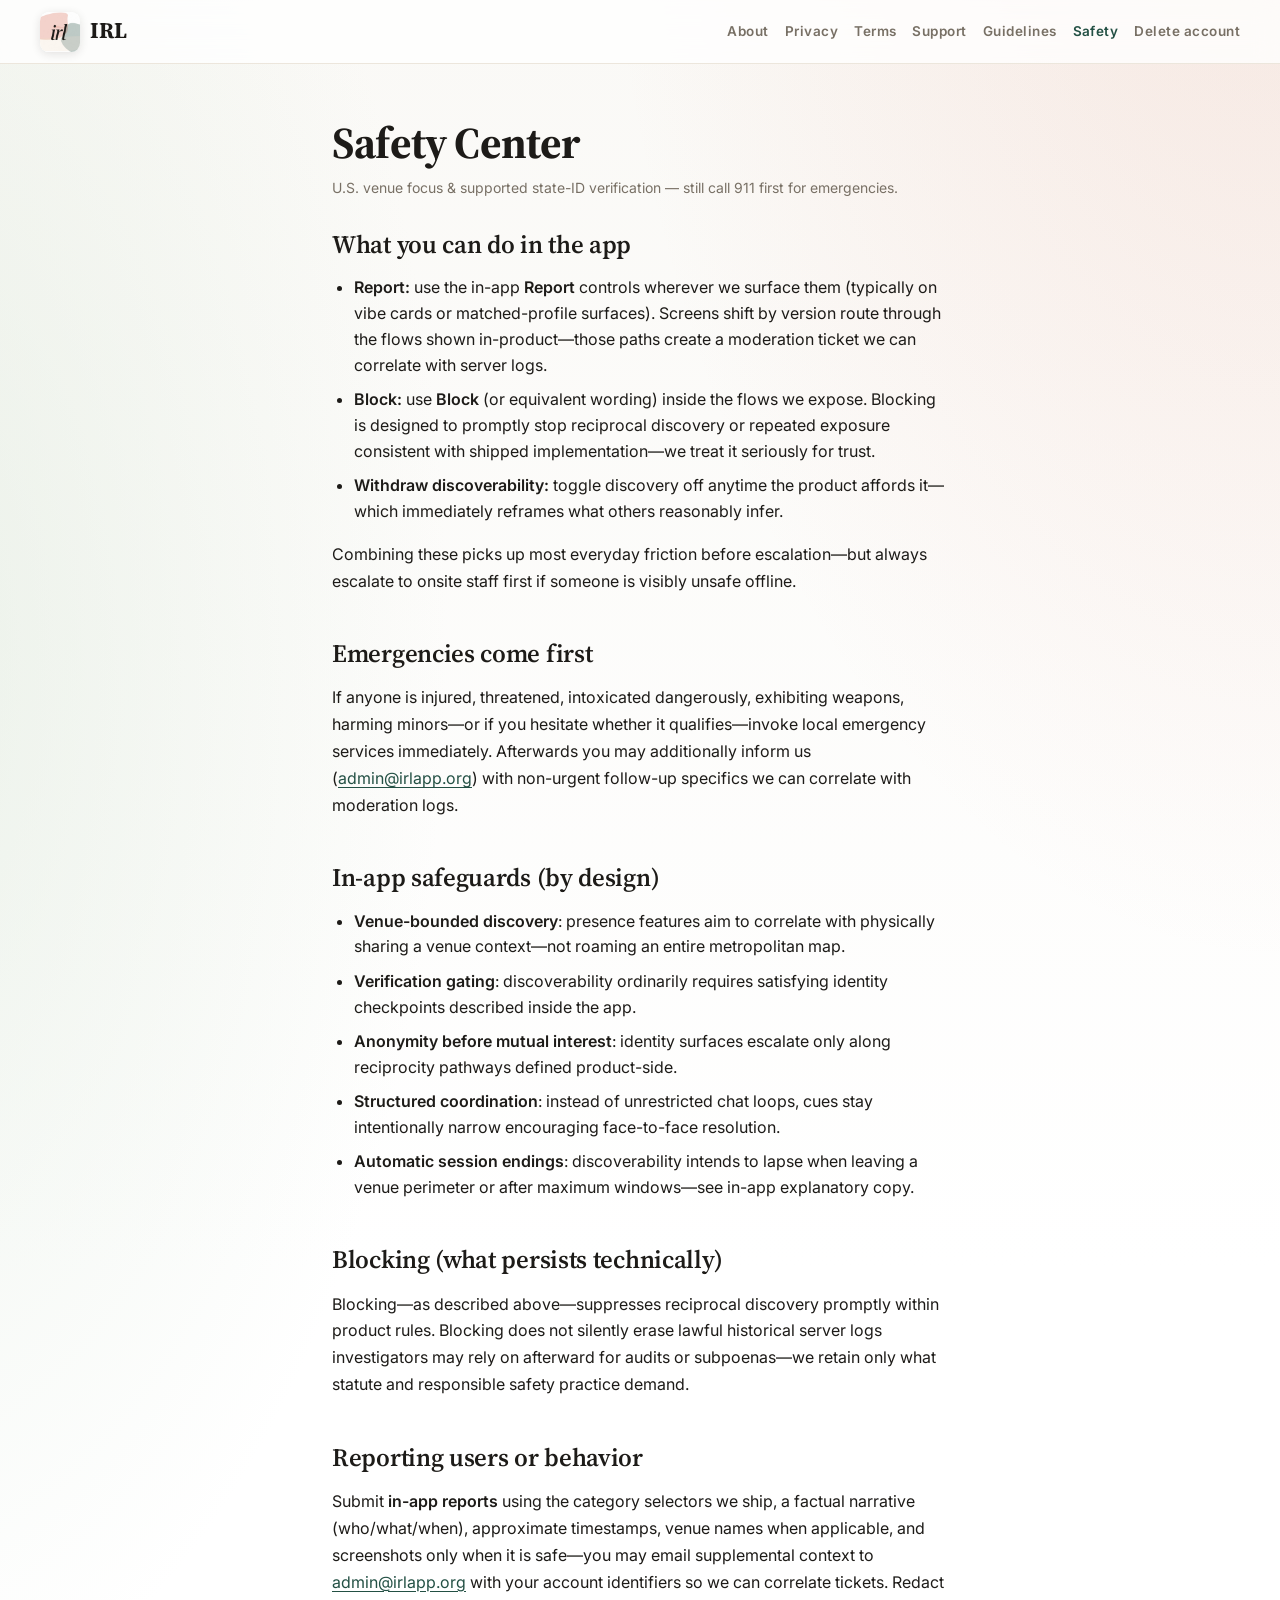
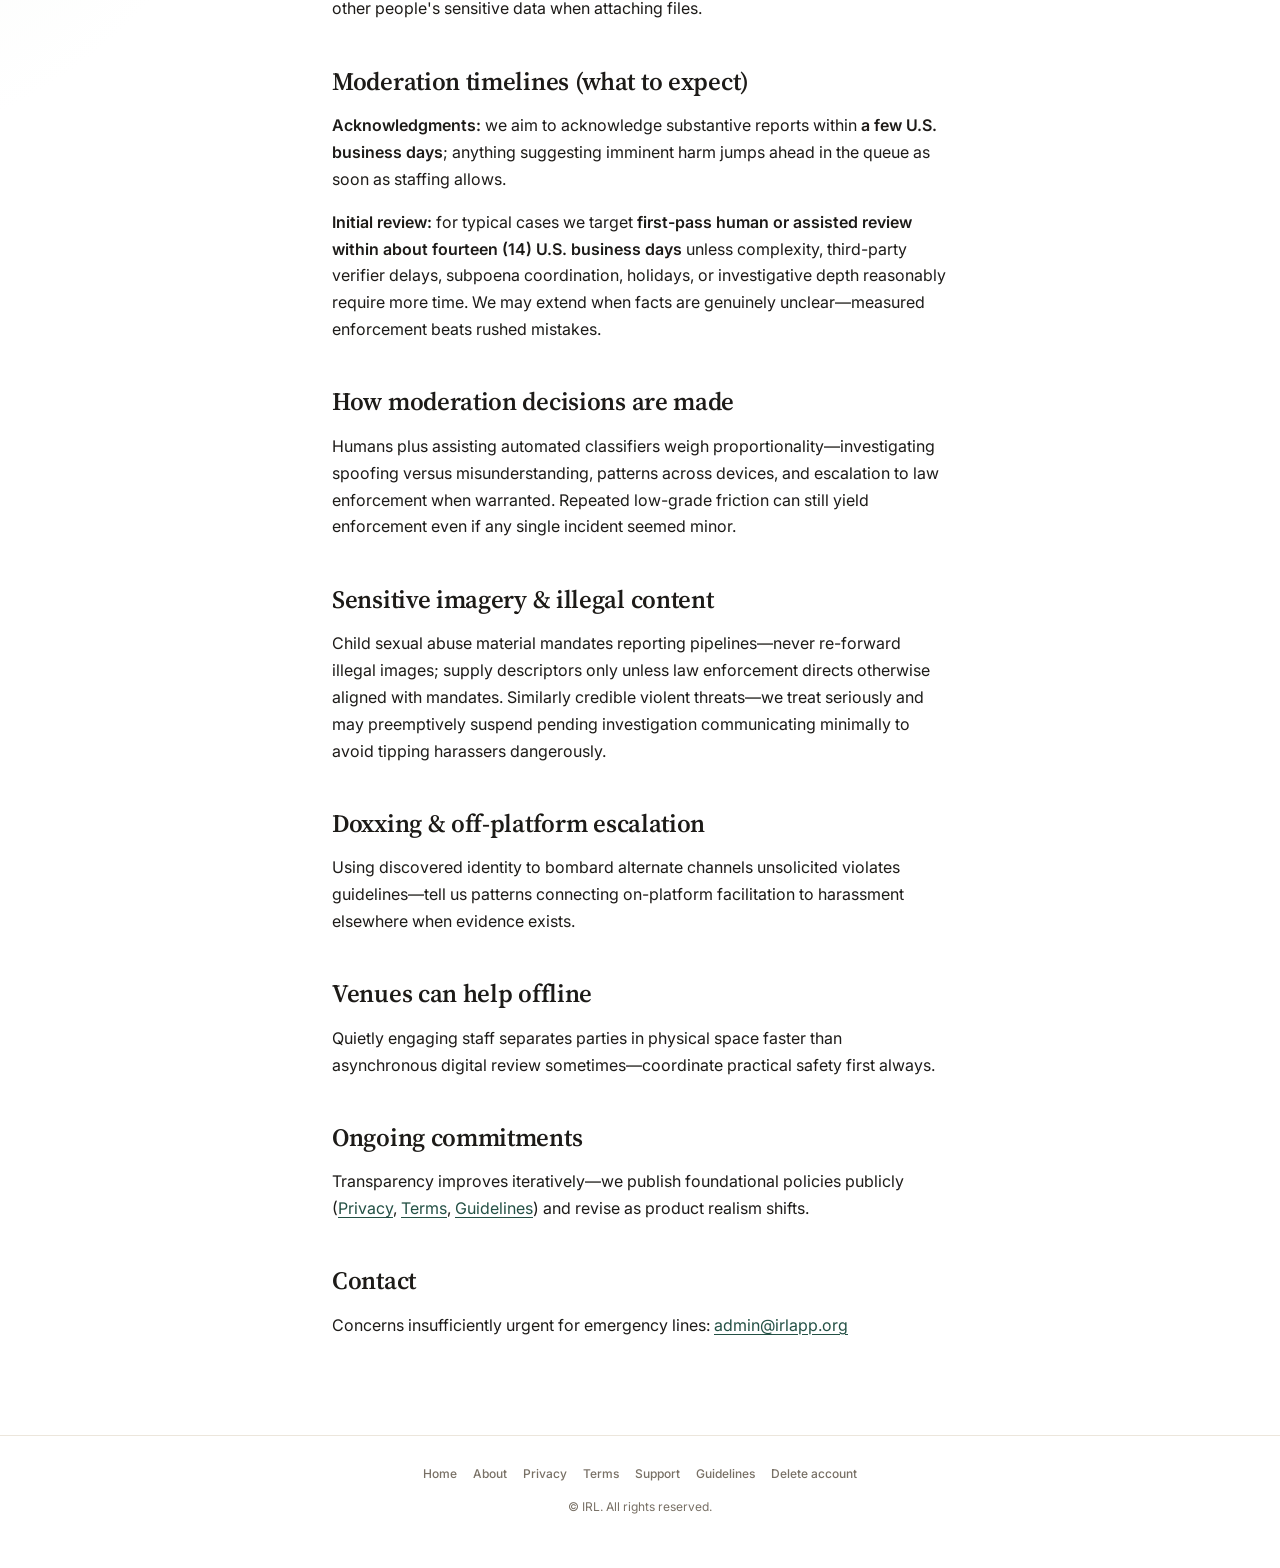
<file: safety/index.html>
<!DOCTYPE html>
<html lang="en">
<head>
  <meta charset="utf-8" />
  <meta name="viewport" content="width=device-width, initial-scale=1" />
  <title>Safety Center — IRL</title>
  <meta name="description" content="Safety at IRL: reporting, moderation, blocking, location safeguards, and what to expect after you reach out." />
  <link rel="icon" type="image/png" href="../app-icon.png" />
  <link rel="stylesheet" href="../assets/site.css" />
  <link rel="preconnect" href="https://fonts.googleapis.com" />
  <link rel="preconnect" href="https://fonts.gstatic.com" crossorigin />
  <link href="https://fonts.googleapis.com/css2?family=Inter:wght@400;500;600;700&family=Source+Serif+4:wght@500;600;700&display=swap" rel="stylesheet" />

</head>
<body>
  <header class="site-header">
    <a class="brand-link" href="../">
      <img src="../app-icon.png" alt="" width="40" height="40" decoding="async" />
      <span class="brand-name">IRL</span>
    </a>
    <nav class="nav-links" aria-label="Site">
      <a href="../about/">About</a>
      <a href="../privacy/">Privacy</a>
      <a href="../terms/">Terms</a>
      <a href="../support/">Support</a>
      <a href="../guidelines/">Guidelines</a>
      <a href="../safety/" aria-current="page">Safety</a>
      <a href="../delete-account/">Delete account</a>
    </nav>
  </header>

  <main class="prose">
    <h1 class="page-title">Safety Center</h1>
    <p class="last-updated">U.S. venue focus &amp; supported state-ID verification — still call 911 first for emergencies.</p>

    <h2>What you can do in the app</h2>
    <ul>
      <li><strong>Report:</strong> use the in-app <strong>Report</strong> controls wherever we surface them (typically on vibe cards or matched-profile surfaces). Screens shift by version route through the flows shown in-product—those paths create a moderation ticket we can correlate with server logs.</li>
      <li><strong>Block:</strong> use <strong>Block</strong> (or equivalent wording) inside the flows we expose. Blocking is designed to promptly stop reciprocal discovery or repeated exposure consistent with shipped implementation—we treat it seriously for trust.</li>
      <li><strong>Withdraw discoverability:</strong> toggle discovery off anytime the product affords it—which immediately reframes what others reasonably infer.</li>
    </ul>
    <p>
      Combining these picks up most everyday friction before escalation—but always escalate to onsite staff first if someone is visibly unsafe offline.

    </p>

    <h2>Emergencies come first</h2>
    <p>
      If anyone is injured, threatened, intoxicated dangerously, exhibiting weapons, harming minors—or if you hesitate whether it qualifies—invoke local emergency services immediately. Afterwards you may additionally inform us (<a href="mailto:admin@irlapp.org">admin@irlapp.org</a>) with non-urgent follow-up specifics we can correlate with moderation logs.
    </p>

    <h2>In-app safeguards (by design)</h2>
    <ul>
      <li><strong>Venue-bounded discovery</strong>: presence features aim to correlate with physically sharing a venue context—not roaming an entire metropolitan map.</li>
      <li><strong>Verification gating</strong>: discoverability ordinarily requires satisfying identity checkpoints described inside the app.</li>
      <li><strong>Anonymity before mutual interest</strong>: identity surfaces escalate only along reciprocity pathways defined product-side.</li>
      <li><strong>Structured coordination</strong>: instead of unrestricted chat loops, cues stay intentionally narrow encouraging face-to-face resolution.</li>
      <li><strong>Automatic session endings</strong>: discoverability intends to lapse when leaving a venue perimeter or after maximum windows—see in-app explanatory copy.</li>
    </ul>

    <h2>Blocking (what persists technically)</h2>
    <p>
      Blocking—as described above—suppresses reciprocal discovery promptly within product rules. Blocking does not silently erase lawful historical server logs investigators may rely on afterward for audits or subpoenas—we retain only what statute and responsible safety practice demand.

    </p>

    <h2>Reporting users or behavior</h2>
    <p>
      Submit <strong>in-app reports</strong> using the category selectors we ship, a factual narrative (who/what/when), approximate timestamps, venue names when applicable, and screenshots only when it is safe—you may email supplemental context to <a href="mailto:admin@irlapp.org">admin@irlapp.org</a> with your account identifiers so we can correlate tickets. Redact other people&apos;s sensitive data when attaching files.
    </p>

    <h2>Moderation timelines (what to expect)</h2>
    <p>
      <strong>Acknowledgments:</strong> we aim to acknowledge substantive reports within <strong>a few U.S. business days</strong>; anything suggesting imminent harm jumps ahead in the queue as soon as staffing allows.
    </p>
    <p>
      <strong>Initial review:</strong> for typical cases we target <strong>first-pass human or assisted review within about fourteen (14) U.S. business days</strong> unless complexity, third-party verifier delays, subpoena coordination, holidays, or investigative depth reasonably require more time. We may extend when facts are genuinely unclear—measured enforcement beats rushed mistakes.
    </p>

    <h2>How moderation decisions are made</h2>
    <p>
      Humans plus assisting automated classifiers weigh proportionality—investigating spoofing versus misunderstanding, patterns across devices, and escalation to law enforcement when warranted. Repeated low-grade friction can still yield enforcement even if any single incident seemed minor.
    </p>

    <h2>Sensitive imagery &amp; illegal content</h2>
    <p>
      Child sexual abuse material mandates reporting pipelines—never re-forward illegal images; supply descriptors only unless law enforcement directs otherwise aligned with mandates. Similarly credible violent threats—we treat seriously and may preemptively suspend pending investigation communicating minimally to avoid tipping harassers dangerously.
    </p>

    <h2>Doxxing &amp; off-platform escalation</h2>
    <p>
      Using discovered identity to bombard alternate channels unsolicited violates guidelines—tell us patterns connecting on-platform facilitation to harassment elsewhere when evidence exists.
    </p>

    <h2>Venues can help offline</h2>
    <p>
      Quietly engaging staff separates parties in physical space faster than asynchronous digital review sometimes—coordinate practical safety first always.
    </p>

    <h2>Ongoing commitments</h2>
    <p>
      Transparency improves iteratively—we publish foundational policies publicly (<a href="../privacy/">Privacy</a>, <a href="../terms/">Terms</a>, <a href="../guidelines/">Guidelines</a>) and revise as product realism shifts.
    </p>

    <h2>Contact</h2>
    <p>
      Concerns insufficiently urgent for emergency lines: <a href="mailto:admin@irlapp.org">admin@irlapp.org</a>
    </p>
  </main>

  <footer class="footer-site">
    <nav aria-label="Footer">
      <a href="../">Home</a>
      <a href="../about/">About</a>
      <a href="../privacy/">Privacy</a>
      <a href="../terms/">Terms</a>
      <a href="../support/">Support</a>
      <a href="../guidelines/">Guidelines</a>
      <a href="../delete-account/">Delete account</a>
    </nav>
    <p>&copy; IRL. All rights reserved.</p>
  </footer>
</body>
</html>
</file>
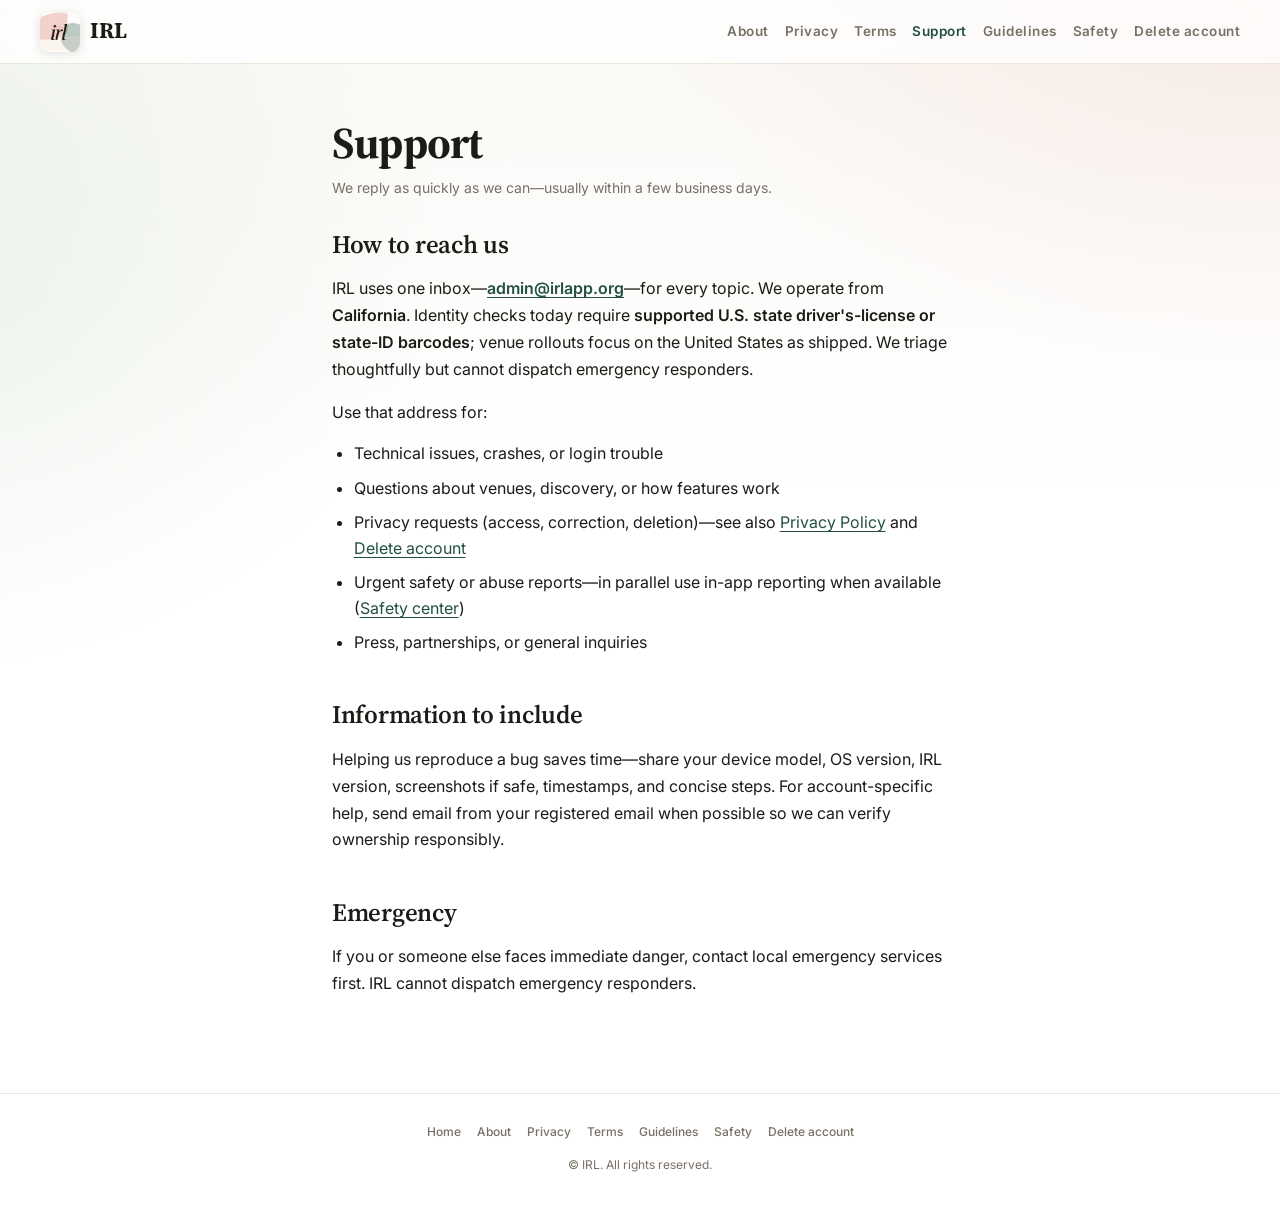
<file: support/index.html>
<!DOCTYPE html>
<html lang="en">
<head>
  <meta charset="utf-8" />
  <meta name="viewport" content="width=device-width, initial-scale=1" />
  <title>Support — IRL</title>
  <meta name="description" content="Contact IRL for help with the app, your account, safety reports, privacy questions, or general inquiries." />
  <link rel="icon" type="image/png" href="../app-icon.png" />
  <link rel="stylesheet" href="../assets/site.css" />
  <link rel="preconnect" href="https://fonts.googleapis.com" />
  <link rel="preconnect" href="https://fonts.gstatic.com" crossorigin />
  <link href="https://fonts.googleapis.com/css2?family=Inter:wght@400;500;600;700&family=Source+Serif+4:wght@500;600;700&display=swap" rel="stylesheet" />

</head>
<body>
  <header class="site-header">
    <a class="brand-link" href="../">
      <img src="../app-icon.png" alt="" width="40" height="40" decoding="async" />
      <span class="brand-name">IRL</span>
    </a>
    <nav class="nav-links" aria-label="Site">
      <a href="../about/">About</a>
      <a href="../privacy/">Privacy</a>
      <a href="../terms/">Terms</a>
      <a href="../support/" aria-current="page">Support</a>
      <a href="../guidelines/">Guidelines</a>
      <a href="../safety/">Safety</a>
      <a href="../delete-account/">Delete account</a>
    </nav>
  </header>

  <main class="prose">
    <h1 class="page-title">Support</h1>
    <p class="last-updated">We reply as quickly as we can—usually within a few business days.</p>

    <h2>How to reach us</h2>
    <p>
      IRL uses one inbox—<strong><a href="mailto:admin@irlapp.org">admin@irlapp.org</a></strong>—for every topic. We operate from <strong>California</strong>. Identity checks today require <strong>supported U.S. state driver&apos;s-license or state-ID barcodes</strong>; venue rollouts focus on the United States as shipped. We triage thoughtfully but cannot dispatch emergency responders.
    </p>
    <p>Use that address for:</p>
    <ul>
      <li>Technical issues, crashes, or login trouble</li>
      <li>Questions about venues, discovery, or how features work</li>
      <li>Privacy requests (access, correction, deletion)—see also <a href="../privacy/">Privacy Policy</a> and <a href="../delete-account/">Delete account</a></li>
      <li>Urgent safety or abuse reports—in parallel use in-app reporting when available (<a href="../safety/">Safety center</a>)</li>
      <li>Press, partnerships, or general inquiries</li>
    </ul>

    <h2>Information to include</h2>
    <p>
      Helping us reproduce a bug saves time—share your device model, OS version, IRL version, screenshots if safe, timestamps, and concise steps. For account-specific help, send email from your registered email when possible so we can verify ownership responsibly.
    </p>

    <h2>Emergency</h2>
    <p>
      If you or someone else faces immediate danger, contact local emergency services first. IRL cannot dispatch emergency responders.
    </p>
  </main>

  <footer class="footer-site">
    <nav aria-label="Footer">
      <a href="../">Home</a>
      <a href="../about/">About</a>
      <a href="../privacy/">Privacy</a>
      <a href="../terms/">Terms</a>
      <a href="../guidelines/">Guidelines</a>
      <a href="../safety/">Safety</a>
      <a href="../delete-account/">Delete account</a>
    </nav>
    <p>&copy; IRL. All rights reserved.</p>
  </footer>
</body>
</html>
</file>
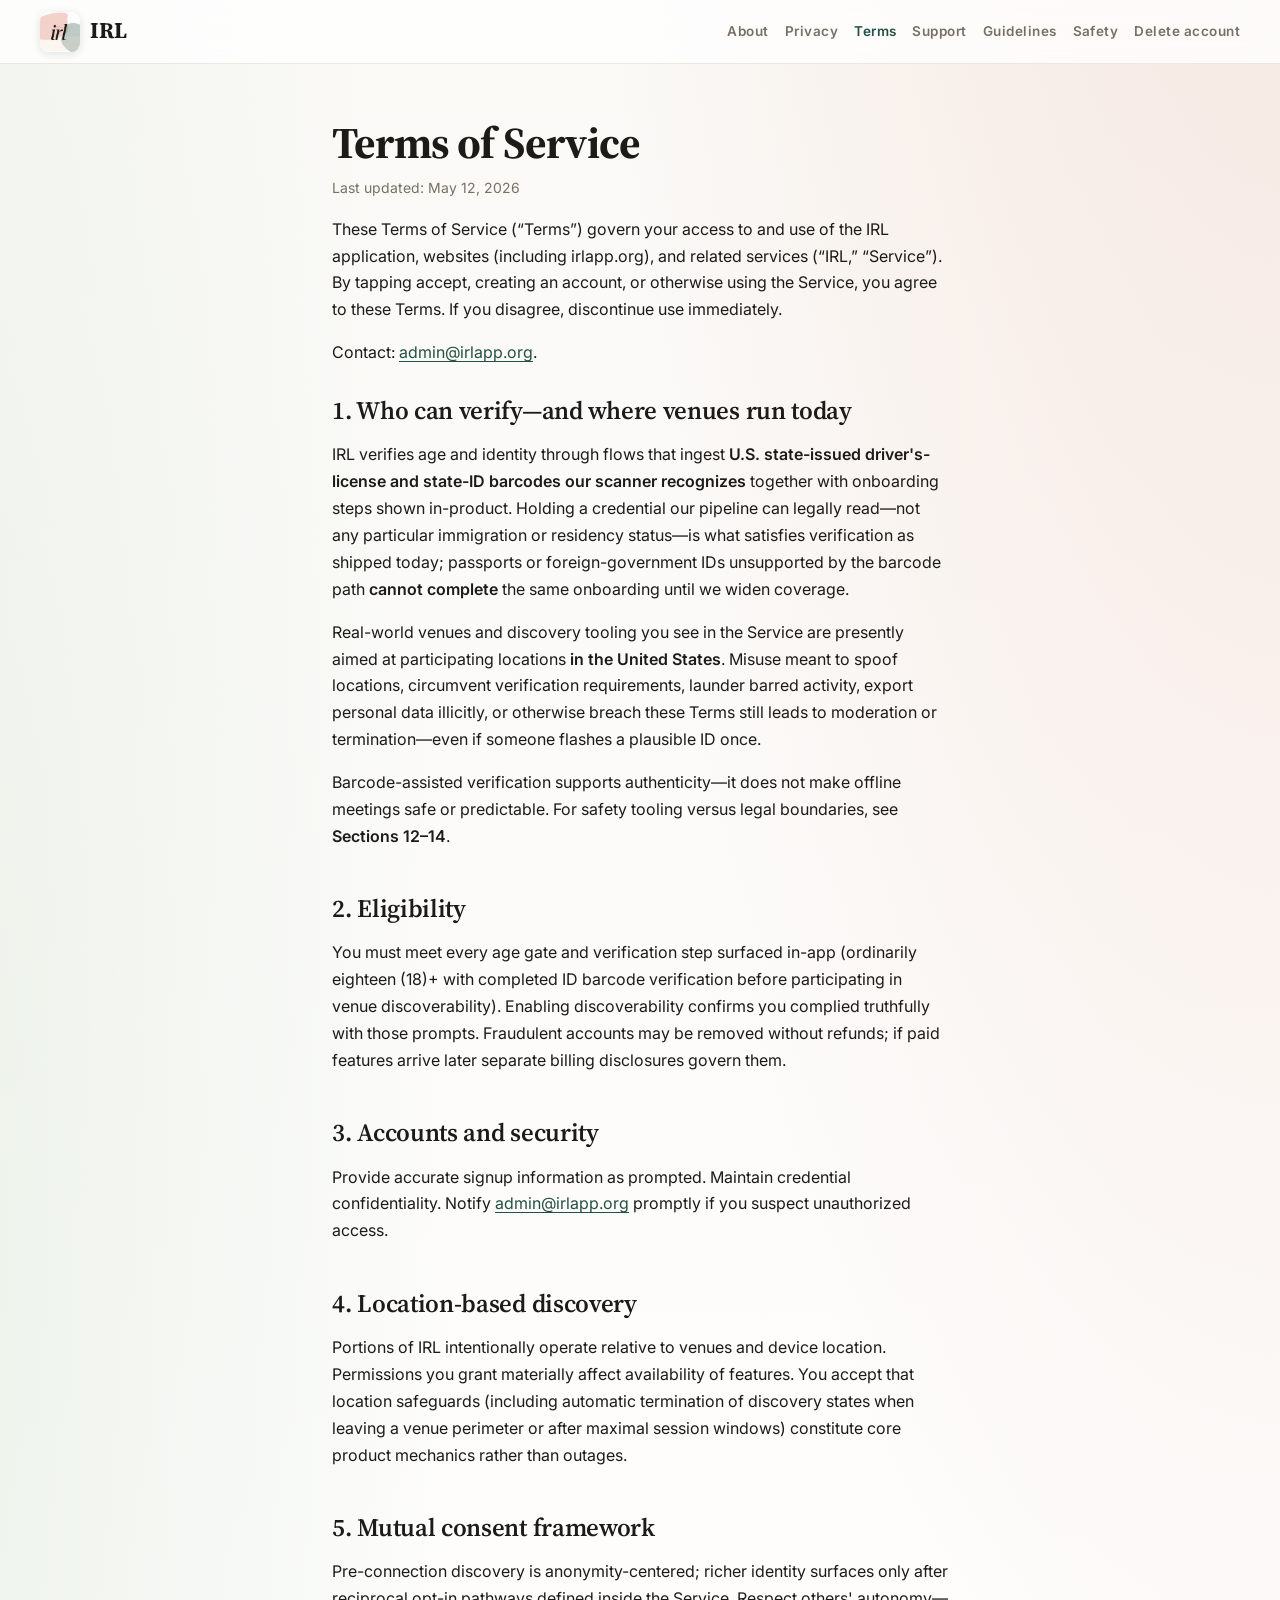
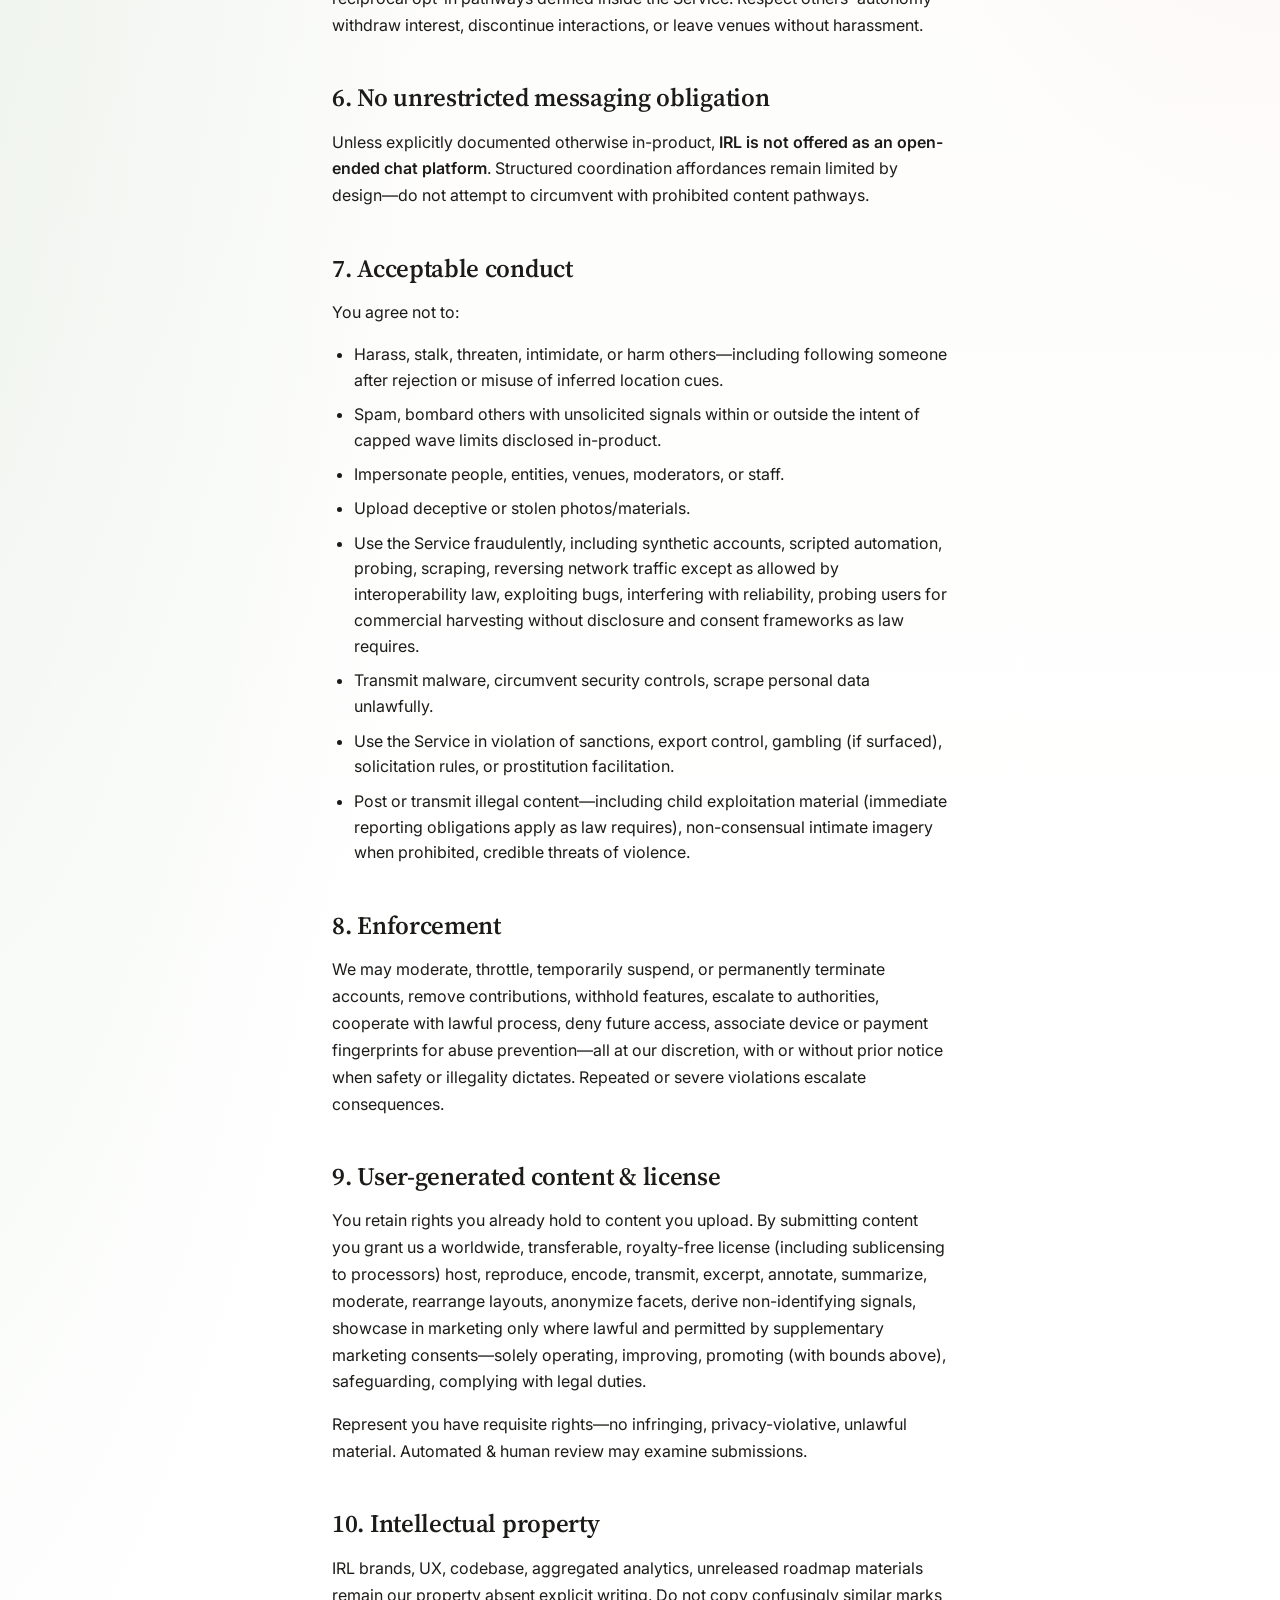
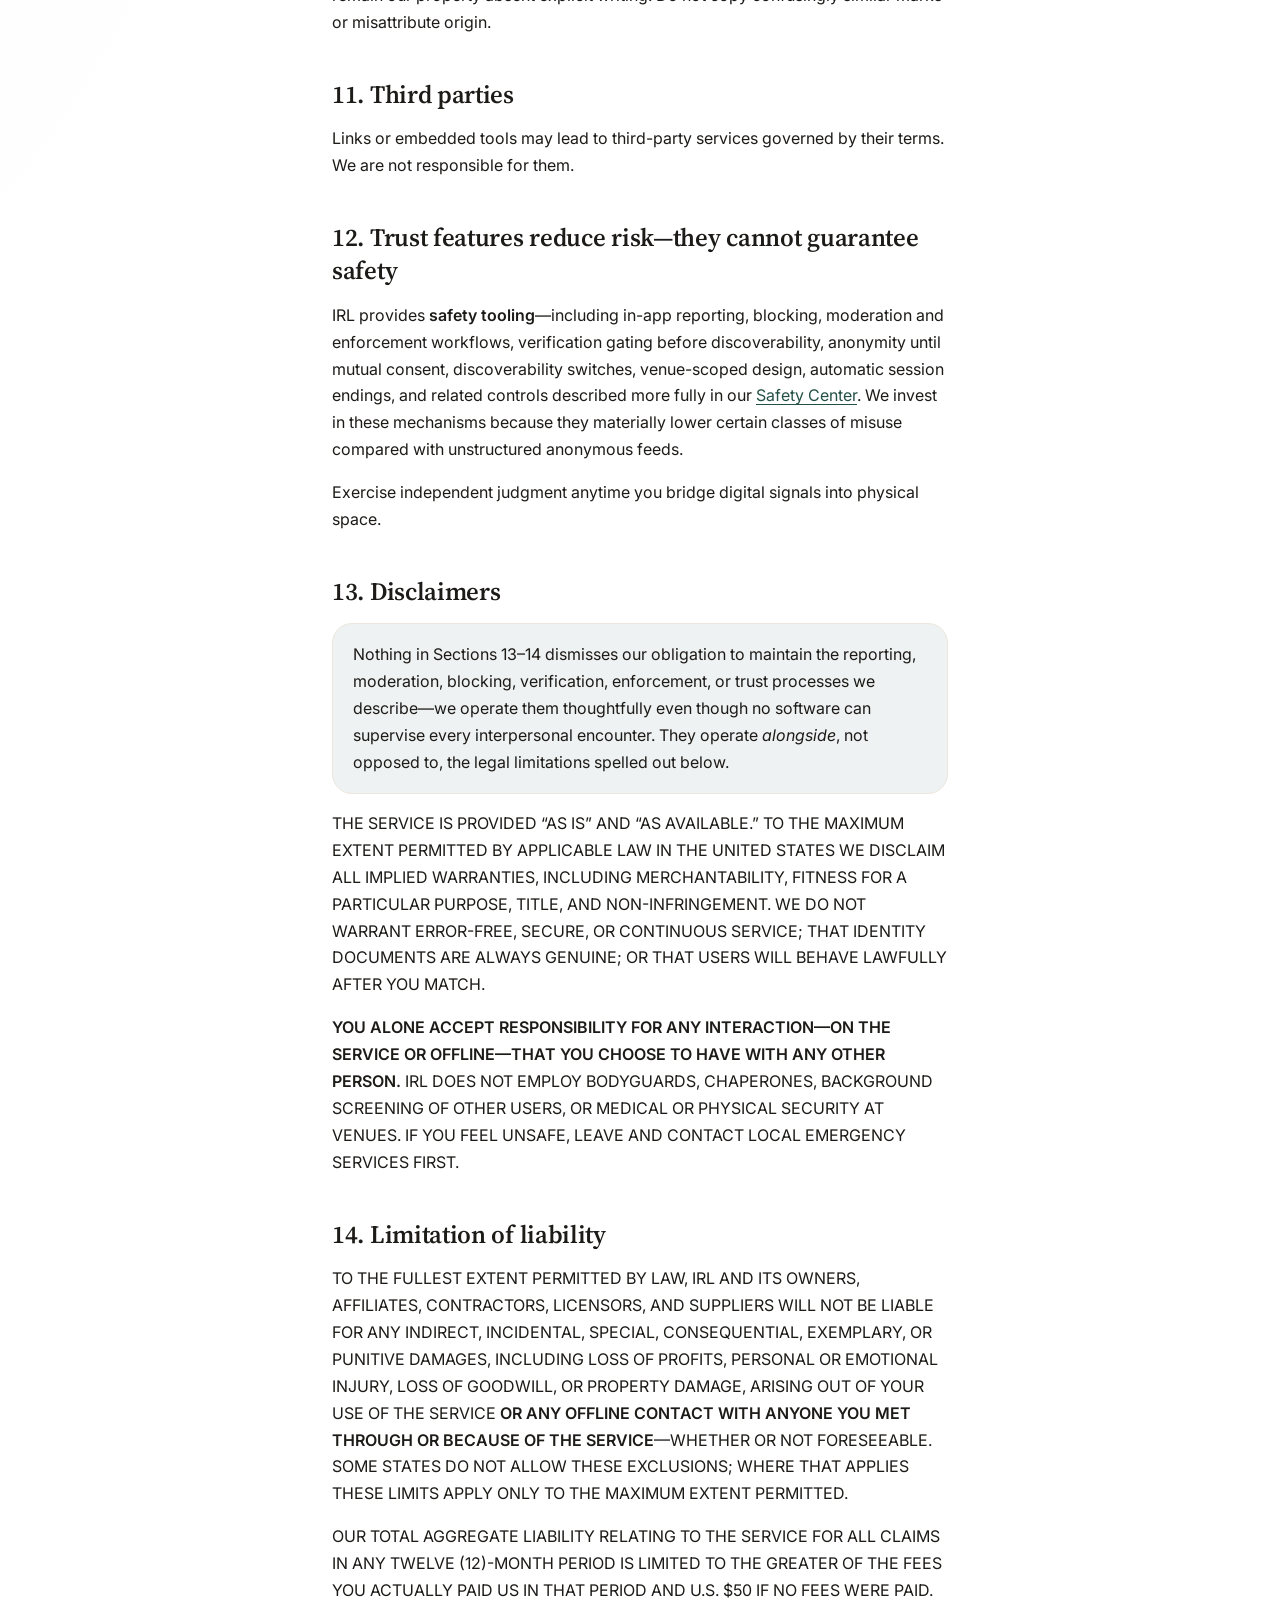
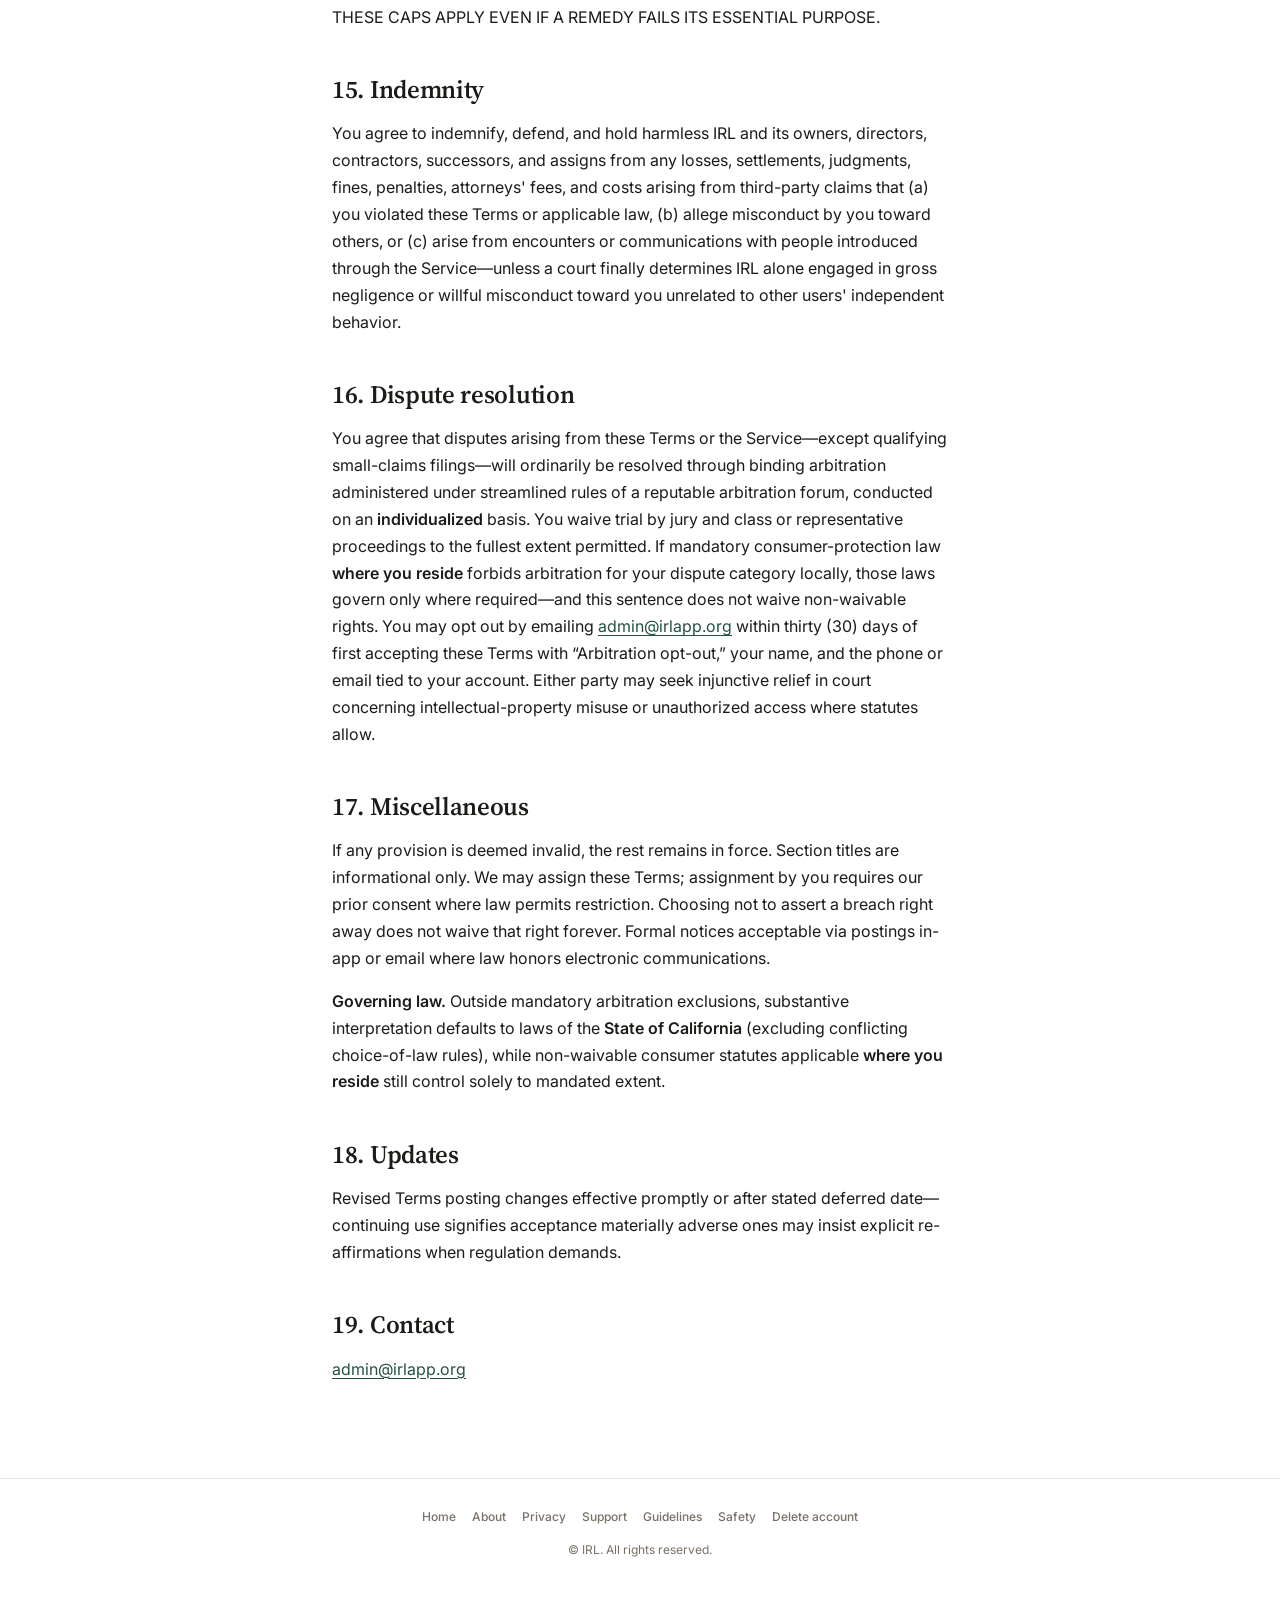
<file: terms/index.html>
<!DOCTYPE html>
<html lang="en">
<head>
  <meta charset="utf-8" />
  <meta name="viewport" content="width=device-width, initial-scale=1" />
  <title>Terms of Service — IRL</title>
  <meta name="description" content="IRL Terms—U.S. venue discovery, state-ID barcode verification, mutual consent, safety tooling, California law, and arbitration with consumer carve-outs." />
  <link rel="icon" type="image/png" href="../app-icon.png" />
  <link rel="stylesheet" href="../assets/site.css" />
  <link rel="preconnect" href="https://fonts.googleapis.com" />
  <link rel="preconnect" href="https://fonts.gstatic.com" crossorigin />
  <link href="https://fonts.googleapis.com/css2?family=Inter:wght@400;500;600;700&family=Source+Serif+4:wght@500;600;700&display=swap" rel="stylesheet" />

</head>
<body>
  <header class="site-header">
    <a class="brand-link" href="../">
      <img src="../app-icon.png" alt="" width="40" height="40" decoding="async" />
      <span class="brand-name">IRL</span>
    </a>
    <nav class="nav-links" aria-label="Site">
      <a href="../about/">About</a>
      <a href="../privacy/">Privacy</a>
      <a href="../terms/" aria-current="page">Terms</a>
      <a href="../support/">Support</a>
      <a href="../guidelines/">Guidelines</a>
      <a href="../safety/">Safety</a>
      <a href="../delete-account/">Delete account</a>
    </nav>
  </header>

  <main class="prose">
    <h1 class="page-title">Terms of Service</h1>
    <p class="last-updated">Last updated: May 12, 2026</p>

    <p>
      These Terms of Service (&ldquo;Terms&rdquo;) govern your access to and use of the IRL application, websites (including irlapp.org), and related services (&ldquo;IRL,&rdquo; &ldquo;Service&rdquo;). By tapping accept, creating an account, or otherwise using the Service, you agree to these Terms. If you disagree, discontinue use immediately.
    </p>
    <p>
      Contact: <a href="mailto:admin@irlapp.org">admin@irlapp.org</a>.
    </p>

    <h2>1. Who can verify—and where venues run today</h2>
    <p>
      IRL verifies age and identity through flows that ingest <strong>U.S. state-issued driver&apos;s-license and state-ID barcodes our scanner recognizes</strong> together with onboarding steps shown in-product. Holding a credential our pipeline can legally read—not any particular immigration or residency status—is what satisfies verification as shipped today; passports or foreign-government IDs unsupported by the barcode path <strong>cannot complete</strong> the same onboarding until we widen coverage.
    </p>
    <p>
      Real-world venues and discovery tooling you see in the Service are presently aimed at participating locations <strong>in the United States</strong>. Misuse meant to spoof locations, circumvent verification requirements, launder barred activity, export personal data illicitly, or otherwise breach these Terms still leads to moderation or termination—even if someone flashes a plausible ID once.
    </p>
    <p>
      Barcode-assisted verification supports authenticity—it does not make offline meetings safe or predictable. For safety tooling versus legal boundaries, see <strong>Sections 12–14</strong>.

    </p>

    <h2>2. Eligibility</h2>
    <p>
      You must meet every age gate and verification step surfaced in-app (ordinarily eighteen (18)+ with completed ID barcode verification before participating in venue discoverability). Enabling discoverability confirms you complied truthfully with those prompts. Fraudulent accounts may be removed without refunds; if paid features arrive later separate billing disclosures govern them.
    </p>

    <h2>3. Accounts and security</h2>
    <p>
      Provide accurate signup information as prompted. Maintain credential confidentiality. Notify <a href="mailto:admin@irlapp.org">admin@irlapp.org</a> promptly if you suspect unauthorized access.
    </p>

    <h2>4. Location-based discovery</h2>
    <p>
      Portions of IRL intentionally operate relative to venues and device location. Permissions you grant materially affect availability of features. You accept that location safeguards (including automatic termination of discovery states when leaving a venue perimeter or after maximal session windows) constitute core product mechanics rather than outages.
    </p>

    <h2>5. Mutual consent framework</h2>
    <p>
      Pre-connection discovery is anonymity-centered; richer identity surfaces only after reciprocal opt-in pathways defined inside the Service. Respect others&apos; autonomy—withdraw interest, discontinue interactions, or leave venues without harassment.
    </p>

    <h2>6. No unrestricted messaging obligation</h2>
    <p>
      Unless explicitly documented otherwise in-product, <strong>IRL is not offered as an open-ended chat platform</strong>. Structured coordination affordances remain limited by design—do not attempt to circumvent with prohibited content pathways.
    </p>

    <h2>7. Acceptable conduct</h2>
    <p>You agree not to:</p>
    <ul>
      <li>Harass, stalk, threaten, intimidate, or harm others—including following someone after rejection or misuse of inferred location cues.</li>
      <li>Spam, bombard others with unsolicited signals within or outside the intent of capped wave limits disclosed in-product.</li>
      <li>Impersonate people, entities, venues, moderators, or staff.</li>
      <li>Upload deceptive or stolen photos/materials.</li>
      <li>Use the Service fraudulently, including synthetic accounts, scripted automation, probing, scraping, reversing network traffic except as allowed by interoperability law, exploiting bugs, interfering with reliability, probing users for commercial harvesting without disclosure and consent frameworks as law requires.</li>
      <li>Transmit malware, circumvent security controls, scrape personal data unlawfully.</li>
      <li>Use the Service in violation of sanctions, export control, gambling (if surfaced), solicitation rules, or prostitution facilitation.</li>
      <li>Post or transmit illegal content—including child exploitation material (immediate reporting obligations apply as law requires), non-consensual intimate imagery when prohibited, credible threats of violence.</li>
    </ul>

    <h2>8. Enforcement</h2>
    <p>
      We may moderate, throttle, temporarily suspend, or permanently terminate accounts, remove contributions, withhold features, escalate to authorities, cooperate with lawful process, deny future access, associate device or payment fingerprints for abuse prevention—all at our discretion, with or without prior notice when safety or illegality dictates. Repeated or severe violations escalate consequences.
    </p>

    <h2>9. User-generated content &amp; license</h2>
    <p>
      You retain rights you already hold to content you upload. By submitting content you grant us a worldwide, transferable, royalty-free license (including sublicensing to processors) host, reproduce, encode, transmit, excerpt, annotate, summarize, moderate, rearrange layouts, anonymize facets, derive non-identifying signals, showcase in marketing only where lawful and permitted by supplementary marketing consents—solely operating, improving, promoting (with bounds above), safeguarding, complying with legal duties.
    </p>
    <p>
      Represent you have requisite rights—no infringing, privacy-violative, unlawful material. Automated &amp; human review may examine submissions.
    </p>

    <h2>10. Intellectual property</h2>
    <p>
      IRL brands, UX, codebase, aggregated analytics, unreleased roadmap materials remain our property absent explicit writing. Do not copy confusingly similar marks or misattribute origin.
    </p>

    <h2>11. Third parties</h2>
    <p>
      Links or embedded tools may lead to third-party services governed by their terms. We are not responsible for them.
    </p>

    <h2>12. Trust features reduce risk—they cannot guarantee safety</h2>
    <p>
      IRL provides <strong>safety tooling</strong>—including in-app reporting, blocking, moderation and enforcement workflows, verification gating before discoverability, anonymity until mutual consent, discoverability switches, venue-scoped design, automatic session endings, and related controls described more fully in our <a href="../safety/">Safety Center</a>. We invest in these mechanisms because they materially lower certain classes of misuse compared with unstructured anonymous feeds.
    </p>
    <p>
      Exercise independent judgment anytime you bridge digital signals into physical space.
    </p>

    <h2>13. Disclaimers</h2>
    <p class="terms-safety-lead">
      Nothing in Sections 13–14 dismisses our obligation to maintain the reporting, moderation, blocking, verification, enforcement, or trust processes we describe—we operate them thoughtfully even though no software can supervise every interpersonal encounter. They operate <em>alongside</em>, not opposed to, the legal limitations spelled out below.
    </p>

    <p>
      THE SERVICE IS PROVIDED &ldquo;AS IS&rdquo; AND &ldquo;AS AVAILABLE.&rdquo; TO THE MAXIMUM EXTENT PERMITTED BY APPLICABLE LAW IN THE UNITED STATES WE DISCLAIM ALL IMPLIED WARRANTIES, INCLUDING MERCHANTABILITY, FITNESS FOR A PARTICULAR PURPOSE, TITLE, AND NON-INFRINGEMENT. WE DO NOT WARRANT ERROR-FREE, SECURE, OR CONTINUOUS SERVICE; THAT IDENTITY DOCUMENTS ARE ALWAYS GENUINE; OR THAT USERS WILL BEHAVE LAWFULLY AFTER YOU MATCH.
    </p>
    <p>
      <strong>YOU ALONE ACCEPT RESPONSIBILITY FOR ANY INTERACTION—ON THE SERVICE OR OFFLINE—THAT YOU CHOOSE TO HAVE WITH ANY OTHER PERSON.</strong> IRL DOES NOT EMPLOY BODYGUARDS, CHAPERONES, BACKGROUND SCREENING OF OTHER USERS, OR MEDICAL OR PHYSICAL SECURITY AT VENUES. IF YOU FEEL UNSAFE, LEAVE AND CONTACT LOCAL EMERGENCY SERVICES FIRST.

    </p>

    <h2>14. Limitation of liability</h2>
    <p>
      TO THE FULLEST EXTENT PERMITTED BY LAW, IRL AND ITS OWNERS, AFFILIATES, CONTRACTORS, LICENSORS, AND SUPPLIERS WILL NOT BE LIABLE FOR ANY INDIRECT, INCIDENTAL, SPECIAL, CONSEQUENTIAL, EXEMPLARY, OR PUNITIVE DAMAGES, INCLUDING LOSS OF PROFITS, PERSONAL OR EMOTIONAL INJURY, LOSS OF GOODWILL, OR PROPERTY DAMAGE, ARISING OUT OF YOUR USE OF THE SERVICE <strong>OR ANY OFFLINE CONTACT WITH ANYONE YOU MET THROUGH OR BECAUSE OF THE SERVICE</strong>—WHETHER OR NOT FORESEEABLE. SOME STATES DO NOT ALLOW THESE EXCLUSIONS; WHERE THAT APPLIES THESE LIMITS APPLY ONLY TO THE MAXIMUM EXTENT PERMITTED.
    </p>
    <p>
      OUR TOTAL AGGREGATE LIABILITY RELATING TO THE SERVICE FOR ALL CLAIMS IN ANY TWELVE (12)-MONTH PERIOD IS LIMITED TO THE GREATER OF THE FEES YOU ACTUALLY PAID US IN THAT PERIOD AND U.S. $50 IF NO FEES WERE PAID. THESE CAPS APPLY EVEN IF A REMEDY FAILS ITS ESSENTIAL PURPOSE.
    </p>

    <h2>15. Indemnity</h2>
    <p>
      You agree to indemnify, defend, and hold harmless IRL and its owners, directors, contractors, successors, and assigns from any losses, settlements, judgments, fines, penalties, attorneys&apos; fees, and costs arising from third-party claims that (a) you violated these Terms or applicable law, (b) allege misconduct by you toward others, or (c) arise from encounters or communications with people introduced through the Service—unless a court finally determines IRL alone engaged in gross negligence or willful misconduct toward you unrelated to other users&apos; independent behavior.

    </p>

    <h2>16. Dispute resolution</h2>
    <p>
      You agree that disputes arising from these Terms or the Service—except qualifying small-claims filings—will ordinarily be resolved through binding arbitration administered under streamlined rules of a reputable arbitration forum, conducted on an <strong>individualized</strong> basis. You waive trial by jury and class or representative proceedings to the fullest extent permitted. If mandatory consumer-protection law <strong>where you reside</strong> forbids arbitration for your dispute category locally, those laws govern only where required—and this sentence does not waive non-waivable rights. You may opt out by emailing <a href="mailto:admin@irlapp.org">admin@irlapp.org</a> within thirty (30) days of first accepting these Terms with &ldquo;Arbitration opt-out,&rdquo; your name, and the phone or email tied to your account. Either party may seek injunctive relief in court concerning intellectual-property misuse or unauthorized access where statutes allow.
    </p>
    <h2>17. Miscellaneous</h2>
    <p>
      If any provision is deemed invalid, the rest remains in force. Section titles are informational only. We may assign these Terms; assignment by you requires our prior consent where law permits restriction. Choosing not to assert a breach right away does not waive that right forever. Formal notices acceptable via postings in-app or email where law honors electronic communications.

    </p>
    <p>
      <strong>Governing law.</strong> Outside mandatory arbitration exclusions, substantive interpretation defaults to laws of the <strong>State of California</strong> (excluding conflicting choice-of-law rules), while non-waivable consumer statutes applicable <strong>where you reside</strong> still control solely to mandated extent.
    </p>
    <h2>18. Updates</h2>
    <p>
      Revised Terms posting changes effective promptly or after stated deferred date—continuing use signifies acceptance materially adverse ones may insist explicit re-affirmations when regulation demands.
    </p>

    <h2>19. Contact</h2>
    <p><a href="mailto:admin@irlapp.org">admin@irlapp.org</a></p>
  </main>

  <footer class="footer-site">
    <nav aria-label="Footer">
      <a href="../">Home</a>
      <a href="../about/">About</a>
      <a href="../privacy/">Privacy</a>
      <a href="../support/">Support</a>
      <a href="../guidelines/">Guidelines</a>
      <a href="../safety/">Safety</a>
      <a href="../delete-account/">Delete account</a>
    </nav>
    <p>&copy; IRL. All rights reserved.</p>
  </footer>
</body>
</html>
</file>
<file: assets/site.css>
/* IRL web — aligns with iOS Theme.swift (cream canvas, forest accent, editorial type) */
:root {
  --paper: #ffffff;
  --paper-warm: #faf9f6;
  --ink: #1d1b18;
  --muted: #787065;
  --muted-soft: #ded6ca;
  --hairline: #ece6dc;
  --accent: #235044;
  --accent-soft: rgba(35, 80, 68, 0.1);
  --peach-soft: rgba(224, 137, 113, 0.18);
  --mint-soft: rgba(220, 232, 218, 0.55);
  --shadow: 0 24px 60px rgba(29, 27, 24, 0.06);
  --radius-xl: 24px;
  --radius-card: 20px;
  --nav-h: 64px;
}

*,
*::before,
*::after {
  box-sizing: border-box;
}

html {
  scroll-behavior: smooth;
}

body {
  margin: 0;
  min-height: 100vh;
  font-family: "Inter", system-ui, -apple-system, sans-serif;
  font-size: 1rem;
  font-weight: 400;
  line-height: 1.62;
  color: var(--ink);
  background: var(--paper);
  background-image:
    radial-gradient(120% 90% at 100% -10%, var(--peach-soft), transparent 45%),
    radial-gradient(90% 70% at -10% 20%, var(--mint-soft), transparent 50%),
    linear-gradient(180deg, var(--paper-warm) 0%, var(--paper) 40%);
  -webkit-font-smoothing: antialiased;
  letter-spacing: normal;
}

a {
  color: var(--accent);
  text-decoration-thickness: 1px;
  text-underline-offset: 3px;
}

a:hover {
  opacity: 0.88;
}

.site-header {
  position: sticky;
  top: 0;
  z-index: 20;
  display: flex;
  align-items: center;
  justify-content: space-between;
  gap: 1rem;
  min-height: var(--nav-h);
  padding: 0 clamp(18px, 4vw, 40px);
  background: rgba(255, 255, 255, 0.78);
  border-bottom: 1px solid var(--hairline);
  backdrop-filter: blur(12px);
}

.brand-link {
  display: flex;
  align-items: center;
  gap: 0.65rem;
  text-decoration: none;
  color: var(--ink);
  font-weight: 600;
  letter-spacing: normal;
}

/* App Store / Xcode: App Icon set → ios-marketing 1024×1024 PNG (shown with iOS-shaped rounding on web). */
.brand-link img {
  width: 40px;
  height: 40px;
  border-radius: 22.37%;
  object-fit: cover;
  box-shadow:
    0 2px 10px rgba(29, 27, 24, 0.12),
    inset 0 0 0 0.5px rgba(255, 255, 255, 0.35);
}

.brand-name {
  font-family: "Source Serif 4", Georgia, serif;
  font-size: 1.4rem;
  font-weight: 700;
  letter-spacing: -0.015em;
}

.nav-links {
  display: flex;
  flex-wrap: wrap;
  align-items: center;
  justify-content: flex-end;
  gap: 0.4rem 1rem;
  font-size: 0.84375rem;
  font-weight: 600;
  letter-spacing: 0.035em;
}

.nav-links a {
  color: var(--muted);
  text-decoration: none;
  white-space: nowrap;
}

.nav-links a:hover,
.nav-links a[aria-current="page"] {
  color: var(--accent);
}

main {
  max-width: 42rem;
  margin: 0 auto;
  padding: clamp(2rem, 5vw, 3.25rem) clamp(18px, 4vw, 28px) 5rem;
}

.hero {
  text-align: center;
  padding: clamp(0.5rem, 3vw, 1.25rem) 0 0.25rem;
}

.hero .logo-big {
  width: clamp(96px, 24vw, 128px);
  height: clamp(96px, 24vw, 128px);
  margin: 0 auto 1.25rem;
  border-radius: 22.37%;
  display: block;
  object-fit: cover;
  box-shadow:
    0 8px 28px rgba(29, 27, 24, 0.12),
    inset 0 0 0 0.5px rgba(255, 255, 255, 0.35);
}

.eyebrow {
  font-size: 0.6875rem;
  font-weight: 600;
  text-transform: uppercase;
  letter-spacing: 0.16em;
  color: var(--muted);
  margin: 0 0 0.75rem;
}

h1,
h2,
h3 {
  font-family: "Source Serif 4", Georgia, serif;
}

h1 {
  font-weight: 700;
  letter-spacing: -0.018em;
  line-height: 1.22;
}

h2 {
  font-weight: 600;
  letter-spacing: -0.012em;
  line-height: 1.32;
}

h3 {
  font-weight: 600;
  letter-spacing: -0.008em;
  line-height: 1.38;
}

h1 {
  font-size: clamp(2.375rem, 7vw, 3.375rem);
  margin: 0 0 1.15rem;
}

h2 {
  font-size: 1.5625rem;
  margin: 2.65rem 0 0.9rem;
}

h3 {
  font-size: 1.1875rem;
  margin: 1.75rem 0 0.62rem;
}

.lede {
  font-size: 1.0625rem;
  color: var(--ink);
  margin: 0 0 1.25rem;
  line-height: 1.72;
  text-wrap: balance;
}

.card {
  margin-top: 2rem;
  padding: clamp(1.25rem, 3vw, 1.75rem);
  background: rgba(255, 255, 255, 0.72);
  border: 1px solid var(--hairline);
  border-radius: var(--radius-card);
  box-shadow: var(--shadow);
}

.card p:last-child {
  margin-bottom: 0;
}

.status-pill {
  display: inline-flex;
  align-items: center;
  gap: 0.45rem;
  margin-top: 1.5rem;
  padding: 0.5rem 0.9rem;
  font-size: 0.875rem;
  font-weight: 600;
  border-radius: 999px;
}

.status-pill::before {
  content: "";
  width: 7px;
  height: 7px;
  border-radius: 50%;
  background: var(--accent);
  opacity: 0.9;
}

.contact-block {
  margin-top: 2rem;
  padding: 1.25rem 1.35rem;
  border-radius: var(--radius-card);
  border: 1px solid var(--hairline);
  background: rgba(255, 255, 255, 0.9);
}

.contact-block p {
  margin: 0 0 0.5rem;
  font-size: 0.9375rem;
}

.footer-site {
  margin-top: auto;
  padding: 1.75rem clamp(18px, 4vw, 40px) 2.5rem;
  font-size: 0.75rem;
  color: var(--muted);
  text-align: center;
  border-top: 1px solid var(--hairline);
  background: rgba(255, 255, 255, 0.5);
}

.footer-site nav {
  display: flex;
  flex-wrap: wrap;
  justify-content: center;
  gap: 0.5rem 1rem;
  margin-bottom: 0.85rem;
}

.footer-site nav a {
  color: var(--muted);
  text-decoration: none;
  font-weight: 500;
}

.footer-site nav a:hover {
  color: var(--accent);
}

/* Legal / long-form pages */
h1.page-title {
  font-size: clamp(2.125rem, 4.8vw, 2.75rem);
  line-height: 1.24;
  margin-bottom: 0.35rem;
}

.last-updated {
  font-size: 0.875rem;
  color: var(--muted);
  line-height: 1.55;
  margin: 0 0 1.85rem;
}

.prose p {
  margin: 0 0 1rem;
  line-height: 1.68;
}

.prose ul,
.prose ol {
  margin: 0 0 1rem;
  padding-left: 1.35rem;
}

.prose li {
  margin-bottom: 0.52rem;
  line-height: 1.62;
}

.prose h2:first-of-type {
  margin-top: 1.75rem;
}

.prose strong {
  font-weight: 600;
}

/* Scannable summary on Privacy (App Review–friendly) */
.plain-summary {
  margin: 1.5rem 0 2.25rem;
  padding: 1.35rem 1.4rem 1.25rem;
  background: rgba(35, 80, 68, 0.07);
  border: 1px solid var(--hairline);
  border-radius: var(--radius-card);
  box-shadow: 0 1px 0 rgba(255, 255, 255, 0.65) inset;
}

.plain-summary-title {
  margin: 0 0 0.35rem;
  font-size: 0.8125rem;
  font-weight: 700;
  text-transform: uppercase;
  letter-spacing: 0.08em;
  color: var(--accent);
}

.plain-summary-lede {
  margin: 0 0 0.85rem;
  font-size: 0.9375rem;
  color: var(--muted);
  line-height: 1.55;
}

.plain-summary ul {
  margin: 0;
  padding-left: 1.2rem;
}

.plain-summary li {
  margin-bottom: 0.55rem;
  line-height: 1.62;
}

.plain-summary li:last-child {
  margin-bottom: 0;
}

.terms-safety-lead {
  margin: 0 0 1.15rem;
  padding: 1.1rem 1.25rem;
  background: rgba(35, 80, 68, 0.07);
  border: 1px solid var(--hairline);
  border-radius: var(--radius-card);
  line-height: 1.65;
}

@media (max-width: 680px) {
  .site-header {
    flex-direction: column;
    align-items: flex-start;
    padding-top: 0.85rem;
    padding-bottom: 0.85rem;
  }

  .nav-links {
    width: 100%;
    justify-content: flex-start;
  }
}
</file>
